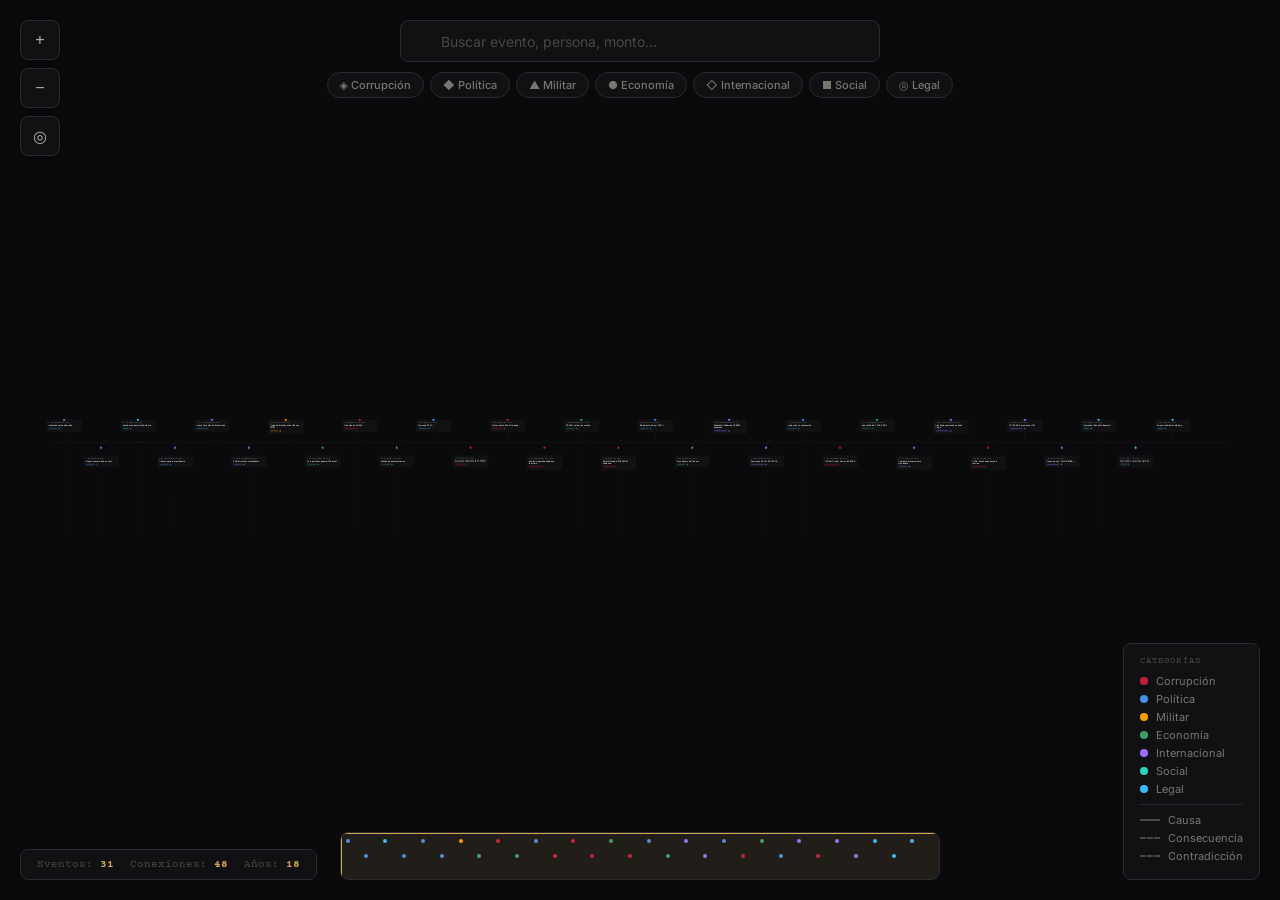
<file: cronologia-chavismo.html>
<!DOCTYPE html>
<html lang="es">
<head>
<meta charset="UTF-8">
<meta name="viewport" content="width=device-width, initial-scale=1.0, user-scalable=no">
<title>Expediente Venezuela — Cronología del Saqueo</title>
<meta name="description" content="Cronología interactiva del expediente de corrupción en Venezuela. 1992–2026.">
<link rel="canonical" href="https://edgemarketing.art/expediente-venezuela/cronologia.html">
<link rel="preconnect" href="https://fonts.googleapis.com">
<link rel="preconnect" href="https://fonts.gstatic.com" crossorigin>
<link href="https://fonts.googleapis.com/css2?family=Courier+Prime:wght@400;700&family=Inter:wght@300;400;500;600;700&family=Source+Serif+4:opsz,wght@8..60,400;8..60,600;8..60,700&display=swap" rel="stylesheet">
<style>
*,*::before,*::after{margin:0;padding:0;box-sizing:border-box}
:root{
  --bg:#0a0a0c;--bg2:#111114;--bg3:#18181c;--bg4:#1e1e24;
  --surface:#222228;--surface2:#2a2a32;
  --text:#e8e6e3;--text2:#b0aea8;--text3:#78766f;--text4:#4a4940;
  --red:#c41e3a;--red-glow:#ff2d55;--red-dim:#6b1020;
  --gold:#d4a853;--gold-dim:#8a7a4a;
  --blue:#4a8fe7;--blue-dim:#1e3a5f;
  --green:#3a9d6a;--green-dim:#1a4a2e;
  --purple:#9b6dff;--purple-dim:#3a2a6a;
  --teal:#2dd4bf;--teal-dim:#1a4a40;
  --cyan:#38bdf8;--cyan-dim:#1a3a5a;
  --orange:#f59e0b;--orange-dim:#5a3a0a;
  --border:#2a2a30;--border2:#3a3a42;
  --font-display:'Source Serif 4',Georgia,serif;
  --font-body:'Inter',system-ui,sans-serif;
  --font-mono:'Courier Prime','Courier New',monospace;
}
html,body{height:100%;overflow:hidden;background:var(--bg);color:var(--text);font-family:var(--font-body)}

/* ═══ TIMELINE CANVAS ═══ */
#timeline-wrap{position:absolute;inset:0;overflow:hidden}
#timeline-canvas{position:absolute;top:0;left:0;transform-origin:0 0;will-change:transform}

/* ═══ YEAR MARKERS ═══ */
.year-marker{
  position:absolute;pointer-events:none;
  font-family:var(--font-mono);font-size:11px;color:var(--text4);
  letter-spacing:.08em;opacity:.6;
  border-left:1px solid var(--border);
  padding-left:8px;height:100%;
}

/* ═══ EVENT NODES ═══ */
.event-node{
  position:absolute;cursor:pointer;
  width:220px;
  transition:opacity .2s;
}
.event-node:hover{z-index:10}
.event-node.dimmed{opacity:.15;pointer-events:none}
.event-node.selected{z-index:20}

.node-stem{
  position:absolute;left:50%;bottom:0;width:1px;
  background:var(--border2);transform:translateX(-50%);
}
.node-dot{
  position:absolute;left:50%;bottom:0;transform:translate(-50%,50%);
  border-radius:50%;z-index:2;
  transition:transform .2s,box-shadow .2s;
}
.event-node:hover .node-dot{transform:translate(-50%,50%) scale(1.3)}
.event-node.selected .node-dot{transform:translate(-50%,50%) scale(1.4);box-shadow:0 0 16px var(--cat-color)}

.node-card{
  position:absolute;left:50%;transform:translateX(-50%);
  width:220px;
  background:var(--bg2);border:1px solid var(--border);
  border-radius:6px;padding:10px 12px;
  transition:border-color .2s,background .2s;
  overflow:hidden;
}
.event-node:hover .node-card{border-color:var(--border2);background:var(--bg3)}
.event-node.selected .node-card{border-color:var(--cat-color);background:var(--bg3)}

.node-date{
  font-family:var(--font-mono);font-size:10px;color:var(--text3);
  letter-spacing:.05em;margin-bottom:4px;
  white-space:nowrap;overflow:hidden;text-overflow:ellipsis;
}
.node-title{
  font-family:var(--font-body);font-size:12px;font-weight:600;
  color:var(--text);line-height:1.3;
  display:-webkit-box;-webkit-line-clamp:2;-webkit-box-orient:vertical;
  overflow:hidden;text-overflow:ellipsis;
  margin-bottom:6px;
}
.node-meta{
  display:flex;align-items:center;gap:6px;
}
.node-cat{
  font-family:var(--font-mono);font-size:9px;letter-spacing:.08em;
  text-transform:uppercase;padding:2px 6px;border-radius:3px;
  white-space:nowrap;
}
.node-impact{
  width:8px;height:8px;border-radius:50%;flex-shrink:0;
  border:2px solid;
}

/* ═══ CLUSTER NODES ═══ */
.cluster-node{
  position:absolute;cursor:pointer;
  transition:opacity .2s;
}
.cluster-node.dimmed{opacity:.15;pointer-events:none}
.cluster-ring{
  width:56px;height:56px;border-radius:50%;
  border:2px solid var(--gold);
  background:var(--bg2);
  display:flex;align-items:center;justify-content:center;
  font-family:var(--font-mono);font-size:14px;font-weight:700;
  color:var(--gold);
  transition:transform .2s,box-shadow .2s;
}
.cluster-node:hover .cluster-ring{transform:scale(1.1);box-shadow:0 0 20px rgba(212,168,83,.3)}
.cluster-label{
  position:absolute;top:100%;left:50%;transform:translateX(-50%);
  margin-top:6px;font-family:var(--font-mono);font-size:10px;
  color:var(--text3);white-space:nowrap;text-align:center;
}

/* ═══ LINKS (SVG layer) ═══ */
#links-svg{
  position:absolute;top:0;left:0;pointer-events:none;
  overflow:visible;
}
.link-line{
  fill:none;stroke-opacity:.15;stroke-width:1;
  transition:stroke-opacity .3s;
}
.link-line.highlighted{stroke-opacity:.5;stroke-width:2}
.link-line.cause{stroke-dasharray:6 4}
.link-line.contradiction{stroke-dasharray:2 3}

/* ═══ MINIMAP ═══ */
#minimap{
  position:fixed;bottom:20px;left:50%;transform:translateX(-50%);
  width:min(600px,calc(100vw - 40px));height:48px;
  background:var(--bg2);border:1px solid var(--border);border-radius:8px;
  z-index:200;overflow:hidden;cursor:pointer;
  backdrop-filter:blur(12px);
}
#minimap-canvas{width:100%;height:100%}
#minimap-viewport{
  position:absolute;top:0;height:100%;
  border:1px solid var(--gold);border-radius:4px;
  background:rgba(212,168,83,.08);
  pointer-events:none;transition:left .1s,width .1s;
}
#minimap-dots{position:absolute;inset:0;pointer-events:none}

/* ═══ SIDE PANEL ═══ */
#side-panel{
  position:fixed;top:0;right:0;bottom:0;
  width:min(520px,90vw);background:var(--bg2);
  border-left:1px solid var(--border);
  z-index:400;transform:translateX(100%);
  transition:transform .4s cubic-bezier(.22,1,.36,1);
  display:flex;flex-direction:column;
  backdrop-filter:blur(20px);
}
#side-panel.open{transform:translateX(0)}
#panel-header{
  padding:20px 24px 16px;border-bottom:1px solid var(--border);
  display:flex;align-items:flex-start;gap:16px;
}
#panel-close{
  width:32px;height:32px;border-radius:6px;
  background:var(--surface);border:1px solid var(--border);
  color:var(--text3);cursor:pointer;
  display:flex;align-items:center;justify-content:center;
  font-size:18px;flex-shrink:0;transition:all .2s;
}
#panel-close:hover{background:var(--red-dim);color:var(--red);border-color:var(--red)}
#panel-title-group{flex:1;min-width:0}
#panel-category{font-family:var(--font-mono);font-size:10px;letter-spacing:.12em;text-transform:uppercase;margin-bottom:4px}
#panel-title{font-family:var(--font-display);font-size:22px;font-weight:700;line-height:1.2;color:var(--text)}
#panel-date{font-family:var(--font-mono);font-size:12px;color:var(--text3);margin-top:6px}
#panel-body{
  flex:1;overflow-y:auto;padding:20px 24px;
  scrollbar-width:thin;scrollbar-color:var(--border) transparent;
}
#panel-body::-webkit-scrollbar{width:6px}
#panel-body::-webkit-scrollbar-track{background:transparent}
#panel-body::-webkit-scrollbar-thumb{background:var(--border);border-radius:3px}
.panel-section{margin-bottom:24px}
.panel-section-title{
  font-family:var(--font-mono);font-size:10px;letter-spacing:.12em;
  text-transform:uppercase;color:var(--text4);margin-bottom:10px;
  padding-bottom:6px;border-bottom:1px solid var(--border);
}
.panel-summary{font-family:var(--font-display);font-size:15px;line-height:1.7;color:var(--text2)}
.panel-meta-grid{display:grid;grid-template-columns:1fr 1fr;gap:8px}
.panel-meta-item{padding:8px 12px;background:var(--bg3);border-radius:6px}
.panel-meta-label{font-family:var(--font-mono);font-size:9px;letter-spacing:.1em;text-transform:uppercase;color:var(--text4)}
.panel-meta-value{font-size:13px;color:var(--text);margin-top:2px;font-weight:500}
.panel-impact{display:inline-flex;align-items:center;gap:6px;padding:4px 10px;border-radius:4px;font-size:12px;font-weight:600}
.panel-impact.critical{background:var(--red-dim);color:var(--red-glow)}
.panel-impact.high{background:var(--orange-dim);color:var(--orange)}
.panel-impact.medium{background:var(--blue-dim);color:var(--blue)}
.panel-impact.low{background:var(--green-dim);color:var(--green)}
.panel-sources{display:flex;flex-direction:column;gap:6px}
.panel-source{
  display:flex;align-items:center;gap:8px;
  padding:8px 12px;background:var(--bg3);border-radius:6px;
  text-decoration:none;color:var(--text2);font-size:13px;
  transition:background .15s;
}
.panel-source:hover{background:var(--surface)}
.panel-connections{display:flex;flex-direction:column;gap:4px}
.panel-conn{
  display:flex;align-items:center;gap:8px;
  padding:8px 12px;background:var(--bg3);border-radius:6px;
  cursor:pointer;font-size:13px;color:var(--text2);
  transition:all .15s;border:1px solid transparent;
}
.panel-conn:hover{background:var(--surface);border-color:var(--border2);color:var(--text)}
.panel-conn-dot{width:8px;height:8px;border-radius:50%;flex-shrink:0}
.panel-conn-type{font-family:var(--font-mono);font-size:9px;color:var(--text4);margin-left:auto;text-transform:uppercase;letter-spacing:.08em}
.panel-evidence{display:flex;flex-direction:column;gap:6px}
.panel-ev-item{
  padding:10px 12px;background:var(--bg3);border-radius:6px;
  font-size:13px;color:var(--text2);line-height:1.5;
  border-left:3px solid var(--gold-dim);
}

/* ═══ CONTROLS ═══ */
#controls{
  position:fixed;top:20px;left:20px;z-index:300;
  display:flex;flex-direction:column;gap:8px;
}
.ctrl-btn{
  width:40px;height:40px;border-radius:8px;
  background:var(--bg2);border:1px solid var(--border);
  color:var(--text2);cursor:pointer;
  display:flex;align-items:center;justify-content:center;
  font-size:16px;transition:all .2s;
  backdrop-filter:blur(8px);
}
.ctrl-btn:hover{background:var(--surface);color:var(--text);border-color:var(--border2)}

/* ═══ SEARCH ═══ */
#search-bar{
  position:fixed;top:20px;left:50%;transform:translateX(-50%);
  z-index:300;width:min(480px,calc(100vw - 180px));
}
#search-input{
  width:100%;height:42px;padding:0 16px 0 40px;
  background:var(--bg2);border:1px solid var(--border);
  border-radius:8px;color:var(--text);
  font-family:var(--font-body);font-size:14px;
  outline:none;transition:border-color .2s;
  backdrop-filter:blur(12px);
}
#search-input:focus{border-color:var(--gold)}
#search-input::placeholder{color:var(--text4)}
#search-icon{position:absolute;left:14px;top:50%;transform:translateY(-50%);color:var(--text4);font-size:14px;pointer-events:none}
#search-results{
  position:absolute;top:48px;left:0;right:0;
  background:var(--bg2);border:1px solid var(--border);
  border-radius:8px;max-height:320px;overflow-y:auto;
  display:none;z-index:310;backdrop-filter:blur(12px);
}
#search-results.visible{display:block}
.sr-item{padding:10px 16px;cursor:pointer;border-bottom:1px solid var(--border);transition:background .15s}
.sr-item:hover{background:var(--surface)}
.sr-item:last-child{border-bottom:none}
.sr-item .sr-title{font-size:13px;font-weight:500;color:var(--text)}
.sr-item .sr-meta{font-size:11px;color:var(--text4);margin-top:2px;font-family:var(--font-mono)}

/* ═══ FILTERS ═══ */
#filters{
  position:fixed;top:72px;left:50%;transform:translateX(-50%);
  z-index:300;display:flex;gap:6px;flex-wrap:wrap;justify-content:center;
}
.filter-chip{
  padding:5px 12px;border-radius:20px;font-size:11px;font-weight:500;
  background:var(--bg2);border:1px solid var(--border);
  color:var(--text3);cursor:pointer;transition:all .2s;
  white-space:nowrap;user-select:none;backdrop-filter:blur(8px);
}
.filter-chip:hover{border-color:var(--border2);color:var(--text2)}
.filter-chip.active{border-color:currentColor;color:var(--text)}
.filter-chip[data-cat="corrupcion"]{--chip:var(--red)}
.filter-chip[data-cat="politica"]{--chip:var(--blue)}
.filter-chip[data-cat="militar"]{--chip:var(--orange)}
.filter-chip[data-cat="economia"]{--chip:var(--green)}
.filter-chip[data-cat="internacional"]{--chip:var(--purple)}
.filter-chip[data-cat="social"]{--chip:var(--teal)}
.filter-chip[data-cat="legal"]{--chip:var(--cyan)}
.filter-chip.active{color:var(--chip);border-color:var(--chip);background:color-mix(in srgb,var(--chip) 10%,transparent)}

/* ═══ STATS ═══ */
#stats{
  position:fixed;bottom:20px;left:20px;z-index:200;
  display:flex;gap:16px;
  font-family:var(--font-mono);font-size:11px;color:var(--text4);
  background:var(--bg2);border:1px solid var(--border);border-radius:8px;
  padding:8px 16px;backdrop-filter:blur(12px);
}
#stats span{white-space:nowrap}
#stats .sv{color:var(--gold);font-weight:700}

/* ═══ LEGEND ═══ */
#legend{
  position:fixed;bottom:20px;right:20px;z-index:200;
  background:var(--bg2);border:1px solid var(--border);border-radius:8px;
  padding:12px 16px;backdrop-filter:blur(12px);
}
#legend-title{font-family:var(--font-mono);font-size:9px;letter-spacing:.12em;text-transform:uppercase;color:var(--text4);margin-bottom:8px}
.legend-item{display:flex;align-items:center;gap:8px;margin-bottom:4px;font-size:11px;color:var(--text3)}
.legend-dot{width:8px;height:8px;border-radius:50%;flex-shrink:0}
.legend-line{width:20px;height:0;flex-shrink:0;border-top:2px solid var(--text4)}
.legend-line.dashed{border-top-style:dashed}

/* ═══ OVERLAY ═══ */
#overlay{
  position:fixed;inset:0;background:rgba(0,0,0,.5);
  z-index:350;opacity:0;pointer-events:none;transition:opacity .3s;
}
#overlay.visible{opacity:1;pointer-events:auto}

/* ═══ TOOLTIP ═══ */
#tooltip{
  position:fixed;pointer-events:none;z-index:500;
  background:var(--bg2);border:1px solid var(--border2);
  border-radius:6px;padding:10px 14px;
  max-width:280px;backdrop-filter:blur(12px);
  opacity:0;transition:opacity .2s;
  box-shadow:0 8px 32px rgba(0,0,0,.5);
}
#tooltip.visible{opacity:1}

/* ═══ MOBILE ═══ */
@media(max-width:768px){
  #minimap{display:none}
  #legend{display:none}
  #stats{top:12px;left:12px;right:auto;bottom:auto}
  #search-bar{width:calc(100vw - 32px);top:52px}
  #filters{top:102px;width:calc(100vw - 32px);flex-wrap:nowrap;overflow-x:auto;justify-content:flex-start;-webkit-overflow-scrolling:touch;scrollbar-width:none}
  #filters::-webkit-scrollbar{display:none}
  #side-panel{width:100vw}
  #controls{top:auto;bottom:80px;left:12px}
}
</style>
</head>
<body>

<div id="tooltip"></div>
<div id="overlay" onclick="closePanel()"></div>

<div id="search-bar">
  <span id="search-icon">⌕</span>
  <input id="search-input" type="text" placeholder="Buscar evento, persona, monto…" autocomplete="off" spellcheck="false">
  <div id="search-results"></div>
</div>

<div id="filters"></div>

<div id="controls">
  <button class="ctrl-btn" onclick="zoomIn()" title="Acercar">+</button>
  <button class="ctrl-btn" onclick="zoomOut()" title="Alejar">−</button>
  <button class="ctrl-btn" onclick="resetView()" title="Reiniciar vista">◎</button>
</div>

<div id="timeline-wrap">
  <div id="timeline-canvas"></div>
</div>

<svg id="links-svg"></svg>

<div id="minimap">
  <div id="minimap-dots"></div>
  <canvas id="minimap-canvas"></canvas>
  <div id="minimap-viewport"></div>
</div>

<div id="stats">
  <span>Eventos: <span class="sv" id="s-events">0</span></span>
  <span>Conexiones: <span class="sv" id="s-edges">0</span></span>
  <span>Años: <span class="sv" id="s-years">0</span></span>
</div>

<div id="legend">
  <div id="legend-title">Categorías</div>
  <div class="legend-item"><div class="legend-dot" style="background:var(--red)"></div>Corrupción</div>
  <div class="legend-item"><div class="legend-dot" style="background:var(--blue)"></div>Política</div>
  <div class="legend-item"><div class="legend-dot" style="background:var(--orange)"></div>Militar</div>
  <div class="legend-item"><div class="legend-dot" style="background:var(--green)"></div>Economía</div>
  <div class="legend-item"><div class="legend-dot" style="background:var(--purple)"></div>Internacional</div>
  <div class="legend-item"><div class="legend-dot" style="background:var(--teal)"></div>Social</div>
  <div class="legend-item"><div class="legend-dot" style="background:var(--cyan)"></div>Legal</div>
  <div style="margin-top:8px;border-top:1px solid var(--border);padding-top:8px">
    <div class="legend-item"><div class="legend-line"></div>Causa</div>
    <div class="legend-item"><div class="legend-line dashed"></div>Consecuencia</div>
    <div class="legend-item"><div class="legend-line dashed"></div>Contradicción</div>
  </div>
</div>

<div id="side-panel">
  <div id="panel-header">
    <button id="panel-close" onclick="closePanel()">✕</button>
    <div id="panel-title-group">
      <div id="panel-category"></div>
      <div id="panel-title"></div>
      <div id="panel-date"></div>
    </div>
  </div>
  <div id="panel-body"></div>
</div>

<script>
// ═══════════════════════════════════════════════════
// DATA
// ═══════════════════════════════════════════════════
const CATEGORIES = {
  corrupcion:{label:'Corrupción',color:'#c41e3a',icon:'◈'},
  politica:{label:'Política',color:'#4a8fe7',icon:'◆'},
  militar:{label:'Militar',color:'#f59e0b',icon:'▲'},
  economia:{label:'Economía',color:'#3a9d6a',icon:'●'},
  internacional:{label:'Internacional',color:'#9b6dff',icon:'◇'},
  social:{label:'Social',color:'#2dd4bf',icon:'■'},
  legal:{label:'Legal',color:'#38bdf8',icon:'◎'},
};

const NODES = [
  {id:'coup92',date:'1992-02-04',title:'Intento de golpe de Estado',cat:'politica',loc:'Caracas',impact:'high',
   summary:'Hugo Chávez Frías, then a lieutenant colonel, leads a military coup against President Carlos Andrés Pérez. The assault on the Miraflores Palace fails. Chávez appears on Venevisión in a red beret, surrendering. The broadcast turns him into a national figure overnight. He is imprisoned at Yare and later pardoned in 1994.',
   sources:[{label:'Biography – Britannica',url:'https://britannica.com/biography/Hugo-Chavez'},{label:'Wikipedia: 1992 coup',url:'https://en.wikipedia.org/wiki/1992_Venezuelan_coup_d%27état_attempt'}],
   evidence:['Venevisión live broadcast, 4 Feb 1992','MBR-200 operational plan','Francisco Arias Cárdenas co-conspirator statement'],
   expediente:'MBR-200 / Causa penal 8.94'},
  {id:'prison',date:'1993-07-03',title:'Chávez encarcelado en Yare',cat:'politica',loc:'Yare',impact:'info',
   summary:'Sentenced to prison. Writes "El golpe blando" from his cell. Plans his political ascent with Mario Silva Linares and other conspirators. The book becomes a manifesto for his movement.',
   sources:[{label:'El golpe blando – Chávez, 1994',url:'#'}],
   evidence:['Manuscript of "El golpe blando"','Prison correspondence with conspirators'],
   conexiones:[{to:'coup92',type:'consequence'},{to:'pardon94',type:'cause'}]},
  {id:'pardon94',date:'1994-03-26',title:'Indulto presidencial de Caldera',cat:'legal',loc:'Caracas',impact:'medium',
   summary:'President Rafael Caldera pardons Chávez and the other conspirators via Gaceta Oficial Nº 35.226. The justification: "erradicar un foco de inestabilidad". The decision opens the path for Chávez\'s political career.',
   sources:[{label:'Gaceta Oficial Nº 35.226',url:'#'},{label:'Wikipedia: Rafael Caldera',url:'https://en.wikipedia.org/wiki/Rafael_Caldera'}],
   evidence:['Gaceta Oficial Nº 35.226, 26 Mar 1994','Caldera public statements','Press coverage of pardon'],
   conexiones:[{to:'prison',type:'consequence'},{to:'election98',type:'cause'}]},
  {id:'election98',date:'1998-12-06',title:'Chávez gana la presidencia',cat:'politica',loc:'Caracas',impact:'critical',
   summary:'Hugo Chávez Frías is elected president with 56.2% of the vote (3,673,663 votes). He promises a "Bolivarian Revolution" against the corruption of the "Fourth Republic". His campaign slogan: "Pueblo, pobreza y promesas". Opponent Henrique Salas Römer gets 39.97%.',
   sources:[{label:'CNE – Official results',url:'#'},{label:'Wikipedia: 1998 election',url:'https://en.wikipedia.org/wiki/1998_Venezuelan_presidential_election'}],
   evidence:['CNE official tally: 3,673,663 votes (56.2%)','Victory speech at Miraflores Palace','International press coverage'],
   expediente:'CNE-1998-001'},
  {id:'const99',date:'1999-12-15',title:'Nueva Constitución Bolivariana',cat:'politica',loc:'Caracas',impact:'critical',
   summary:'Constitutional referendum approves the new constitution with 71.78% support. It allows indefinite re-election, creates the "Poder Ciudadano" (Citizen Power), renames the country "República Bolivariana de Venezuela", and concentrates executive power. Voter turnout: 44.38%.',
   sources:[{label:'Constitución BRV, 1999',url:'#'},{label:'Wikipedia: 1999 referendum',url:'https://en.wikipedia.org/wiki/1999_Venezuelan_constitutional_referendum'}],
   evidence:['Full text of the 1999 Constitution','CNE results: 71.78% in favor','Constituent Assembly transcripts'],
   expediente:'CONSTITUCION-1999',
   conexiones:[{to:'election98',type:'consequence'},{to:'ley_habilitante01',type:'cause'}]},
  {id:'ley_habilitante01',date:'2001-11-25',title:'49 Decretos Ley Habilitante',cat:'politica',loc:'Caracas',impact:'high',
   summary:'Chávez signs 49 decree-laws via the Habilitante, bypassing the National Assembly. They reform land, fisheries, hydrocarbons, and the economy. Fedecámaras and the CTV call a general strike. The political crisis escalates.',
   sources:[{label:'Gaceta Oficial Extraordinaria 5.499',url:'#'}],
   evidence:['Gaceta Oficial Extraordinaria 5.499, Nov 2001','Fedecámaras and CTV joint declaration','Media coverage of strike calls'],
   conexiones:[{to:'const99',type:'consequence'},{to:'coup02',type:'cause'}]},
  {id:'coup02',date:'2002-04-11',title:'Golpe de Estado contra Chávez (47h)',cat:'militar',loc:'Caracas',impact:'critical',
   summary:'A 47-hour coup. Pedro Carmona Estanga signs the "Acta de Carmona" dissolving all institutions. Chávez is held at La Orchila island. The coup collapses after military loyalists and popular pressure restore him on April 13. The OEA and Carter Center investigate.',
   sources:[{label:'Wikipedia: 2002 coup',url:'https://en.wikipedia.org/wiki/2002_Venezuelan_coup_d%27état_attempt'},{label:'OEA/Carter Center Report',url:'#'}],
   evidence:['Video: Carmona signing Acta de Carmona at Miraflores','RCTV broadcast footage','OEA fact-finding mission report, 2002'],
   expediente:'FISCALÍA-2002-112',
   conexiones:[{to:'ley_habilitante01',type:'cause'},{to:'strike02',type:'cause'},{to:'rctv07',type:'cause'}]},
  {id:'strike02',date:'2002-12-02',title:'Paro petrolero general (63 días)',cat:'economia',loc:'Puerto Ordaz',impact:'critical',
   summary:'General strike lasting 63 days. PDVSA is intervened. 18,000 workers fired. Production collapses from 3.1M to 25,000 barrels/day. The economic cost: $13.3 billion. Chávez consolidates control over PDVSA, turning it into a political tool.',
   sources:[{label:'IEA – PDVSA production data',url:'https://iea.org'},{label:'Wikipedia: 2002-03 strike',url:'https://en.wikipedia.org/wiki/Venezuelan_general_strike_of_2002–03'}],
   evidence:['IEA production data: 3.1M → 25,000 bbl/day','List of 18,000 fired PDVSA workers','Video: "La Noche de PDVSA" broadcast'],
   expediente:'PDVSA-2002-001',
   conexiones:[{to:'coup02',type:'consequence'},{to:'cadivi03',type:'cause'},{to:'pdvsa_lose',type:'cause'}]},
  {id:'cadivi03',date:'2003-02-05',title:'Creación de CADIVI',cat:'corrupcion',loc:'Caracas',impact:'critical',
   summary:'Comisión de Administración de Divisas is created via Convenio Cambiario signed by the Ministry of Finance and BCV. The system fixes the bolívar at 1,596 Bs/$ (official rate) while the parallel rate soars. Over 12 years, $25 billion disappears through fictitious imports and "empresas de maletín".',
   sources:[{label:'Gaceta Oficial 37.574',url:'#'},{label:'Transparency Venezuela: CADIVI',url:'https://transparenciave.org/project/y-que-paso-con-cadivi/'},{label:'Wikipedia: CADIVI',url:'https://es.wikipedia.org/wiki/Cadivi'}],
   evidence:['Gaceta Oficial 37.574, 5 Feb 2003','Ecoanalítica: $69.5B in import over-invoicing (2003-2012)','Ministerio Público: 1,490 individuals + 782 companies under investigation'],
   expediente:'CADIVI-001',
   conexiones:[{to:'strike02',type:'consequence'},{to:'maletines07',type:'cause'},{to:'dolar_difundido13',type:'consequence'}]},
  {id:'exprop07',date:'2007-01-20',title:'Oleada de expropiaciones',cat:'economia',loc:'Venezuela',impact:'high',
   summary:'Chávez announces mass expropriations of farms, agricultural and manufacturing companies. Over 1,000 enterprises are nationalized in the following years. Production collapses as state management fails.',
   sources:[{label:'Gaceta Oficial Extraordinaria 5.879',url:'#'},{label:'Wikipedia: Economic policy',url:'https://en.wikipedia.org/wiki/Economic_policy_of_Hugo_Chávez'}],
   evidence:['Decrees of expropriation, Gaceta Oficial','Agricultural production data post-expropriation','Photos of state takeovers'],
   conexiones:[{to:'const99',type:'consequence'},{to:'pdvsa_lose',type:'cause'}]},
  {id:'maletines07',date:'2007-06-01',title:'Empresas de Maletín ($25.000M)',cat:'corrupcion',loc:'Caracas / Panamá',impact:'critical',
   summary:'A network of 1,700+ shell companies receives preferential dollars from CADIVI for "imports" that never existed. The total: $25 billion. Companies exist on paper only, registered days before receiving millions.',
   sources:[{label:'MEGA – CADIVI Audit',url:'#'},{label:'Runrunes: Máquina de corrupción',url:'https://runrun.es/nacional/venezuela-2/149106/la-maquina-de-corrupcion-de-los-dolares-cadivi'}],
   evidence:['MEGA list: 1,700+ recipient companies','Containers with garbage at Puerto Cabello','CADIVI payment orders, Gaceta Oficial records'],
   expediente:'MEGA-2009-001',
   conexiones:[{to:'cadivi03',type:'consequence'},{to:'dolar_difundido13',type:'cause'}]},
  {id:'triplex07',date:'2007-08-01',title:'Triplex de los Palos Grandes',cat:'corrupcion',loc:'Caracas',impact:'high',
   summary:'Three luxury apartments in the Torre David complex, Los Palos Grandes, are linked to PDVSA officials and regime-connected families. The properties are valued at $30+ million. Investigation reveals funds traced to PDVSA contracts.',
   sources:[{label:'Armando.info: PDVSA corruption',url:'https://armando.info'}],
   evidence:['Property registry documents','PDVSA contract records linking buyers','Appraisal valuations'],
   expediente:'MEGA-PDVSA-PROPIEDADES',
   conexiones:[{to:'pdvsa_lose',type:'consequence'},{to:'andrade07',type:'cause'}]},
  {id:'rctv07',date:'2007-05-27',title:'Cierre de RCTV',cat:'politica',loc:'Caracas',impact:'high',
   summary:'Chávez does not renew RCTV\'s broadcast concession. RCTV, the oldest private TV station in Venezuela (since 1953), goes dark. TVES, a state channel, replaces it. Massive student protests erupt ("Generación RCTV").',
   sources:[{label:'Wikipedia: Closure of RCTV',url:'https://en.wikipedia.org/wiki/Closure_of_RCTV'}],
   evidence:['CONATEL decision','Final RCTV broadcast','Student protest footage'],
   conexiones:[{to:'coup02',type:'cause'},{to:'exprop07',type:'cause'}]},
  {id:'andrade07',date:'2007-09-01',title:'Andrade: guardaespaldas a tesorero',cat:'corrupcion',loc:'Miami / Zurich',impact:'critical',
   summary:'Alejandro Andrade, Chávez\'s former bodyguard, is named National Treasurer. He receives over $1 billion in bribes from Odebrecht, PB Energy, and other companies. In 2018 he pleads guilty and is sentenced to 10 years in federal prison.',
   sources:[{label:'DOJ: Andrade sentencing',url:'https://www.justice.gov/opa/pr/former-venezuelan-treasurer-sentenced-10-years-prison'},{label:'OCCRP: Andrade',url:'https://www.occrp.org/en/andrade'}],
   evidence:['Guilty plea, USA v. Andrade, Case 16-cr-20384 (S.D. Fla.)','10-year sentence, 31 Oct 2018','Swiss and Florida bank records showing $1B+ in bribes'],
   expediente:'USA-v-ANDRADE-16-20384',
   conexiones:[{to:'maletines07',type:'consequence'},{to:'odebrecht16',type:'cause'},{to:'triplex07',type:'cause'}]},
  {id:'pdvsa_lose',date:'2012-12-01',title:'PDVSA: caída irreversible',cat:'economia',loc:'Venezuela',impact:'critical',
   summary:'PDVSA production falls from 3.1M to 2.4M barrels/day (2008-2012). The company accumulates $45 billion in debt. Technical capacity is destroyed after the 2002 firing of 18,000 workers. PDVSA becomes a social fund.',
   sources:[{label:'OPEP Annual Statistical Bulletin',url:'https://www.opec.org'}],
   evidence:['OPEP production data','PDVSA audited financial statements','IGPDVSA internal reports'],
   conexiones:[{to:'strike02',type:'consequence'},{to:'pdvsa_crypto18',type:'cause'},{to:'triplex07',type:'cause'}]},
  {id:'dolar_difundido13',date:'2013-01-01',title:'Dólar difundido: $14.000M fantasma',cat:'corrupcion',loc:'Caracas',impact:'critical',
   summary:'The MEGA audit reveals $14 billion in CADIVI dollars with no documentary justification. The funds were transferred to offshore accounts in Panama, Andorra, and Switzerland. Maduro himself admits the fraud in December 2013.',
   sources:[{label:'MEGA – Final CADIVI Report',url:'#'}],
   evidence:['MEGA final audit report','Maduro interview with José Vicente Rangel, Televen','Offshore transfer records'],
   expediente:'MEGA-2013-FINAL',
   conexiones:[{to:'cadivi03',type:'consequence'},{to:'maletines07',type:'consequence'}]},
  {id:'maduro13',date:'2013-04-14',title:'Maduro asume por 1,49%',cat:'politica',loc:'Caracas',impact:'critical',
   summary:'Nicolás Maduro wins with 7,587,579 votes (50.61%) vs. Henrique Capriles\' 7,363,980 (49.12%). The margin: 223,599 votes (1.49%). Capriles demands a full audit. The CNE partial audit never completes.',
   sources:[{label:'CNE – Official results',url:'#'},{label:'Wikipedia: 2013 election',url:'https://en.wikipedia.org/wiki/2013_Venezuelan_presidential_election'}],
   evidence:['CNE official tally','Capriles demand for audit','OEA/UNASUR observations'],
   expediente:'CNE-2013-001'},
  {id:'arco_minero16',date:'2016-02-01',title:'Arco Minero del Orinoco',cat:'economia',loc:'Bolívar',impact:'high',
   summary:'Maduro decrees the Arco Minero (Decree 2.248): 12% of national territory opened to indiscriminate mining. An estimated $20 billion/year is diverted through illegal gold, coltan, and diamond extraction.',
   sources:[{label:'Decreto 2.248 – Gaceta Oficial 40.855',url:'#'}],
   evidence:['Decree 2.248 published','Satellite imagery of deforestation','Pemón and Ye\'kwana community testimonies'],
   expediente:'DECRETO-2248-2016'},
  {id:'odebrecht16',date:'2016-12-21',title:'Escándalo Odebrecht: $98M sobornos',cat:'internacional',loc:'Caracas / Miami',impact:'critical',
   summary:'Odebrecht pleads guilty to paying $788 million in bribes across 12 countries. In Venezuela: $98 million to officials including Alejandro Andrade ($1B total bribes across his tenure), Diosdado Cabello, and others.',
   sources:[{label:'DOJ: Odebrecht plea',url:'https://www.justice.gov/opa/pr/brazilian-petrochemical-company-odebrecht-sa-and-its-subsidiary-braskem-sa-plead-guilty'},{label:'OCCRP: Odebrecht Files',url:'https://www.occrp.org/en/odebrecht'}],
   evidence:['Odebrecht plea agreement, DOJ','Payment records to Andrade','Lava Jato task force documents'],
   expediente:'USA-v-ODEBRECHT-16-476',
   conexiones:[{to:'andrade07',type:'consequence'},{to:'saab19',type:'cause'}]},
  {id:'bloqueos17',date:'2017-08-25',title:'Sanciones EE.UU.: EO 13808',cat:'internacional',loc:'Washington DC',impact:'high',
   summary:'Trump signs Executive Order 13808. Prohibits new Venezuelan debt. Sanctions PDVSA and Maduro. Freezes government assets. The order cuts off Venezuela\'s access to US capital markets.',
   sources:[{label:'EO 13808 – Federal Register',url:'https://www.federalregister.gov/documents/2017/08/28/2017-18313/'},{label:'OFAC: Venezuela sanctions',url:'https://www.treasury.gov/resource-center/sanctions/Programs/pages/venezuela.aspx'}],
   evidence:['EO 13808 text','OFAC SDN list updates','PDVSA bond market data'],
   expediente:'EO-13808-2017'},
  {id:'maduro2018',date:'2018-05-20',title:'Reelección no reconocida',cat:'politica',loc:'Caracas',impact:'high',
   summary:'Maduro wins presidential election with 67.8% amid opposition boycott. Turnout: 46%. Over 50 countries do not recognize the result.',
   sources:[{label:'Wikipedia: 2018 election',url:'https://en.wikipedia.org/wiki/2018_Venezuelan_presidential_election'}],
   evidence:['CNE results','EU and OEA non-recognition statements','Lima Group joint declaration'],
   expediente:'CNE-2018-001'},
  {id:'pdvsa_crypto18',date:'2018-11-01',title:'PDVSA-Crypto: Petro y $5.500M',cat:'corrupcion',loc:'Caracas',impact:'critical',
   summary:'The regime launches the "Petro" cryptocurrency. $5.5 billion is diverted through crypto transactions via companies like Amazonas Trading and Crypto Capital.',
   sources:[{label:'GAO: PDVSA-Crypto',url:'#'}],
   evidence:['Blockchain transaction records','OFAC designation documents','Exchange cooperation records'],
   expediente:'OFAC-2018-CRYPTO',
   conexiones:[{to:'pdvsa_lose',type:'consequence'},{to:'odebrecht16',type:'cause'}]},
  {id:'hiperinflacion',date:'2018-11-01',title:'Hiperinflación: 1.300.000%',cat:'economia',loc:'Venezuela',impact:'critical',
   summary:'Venezuela reaches hyperinflation of 1,370,000% annualized (IMF estimate). The bolívar loses 99.99% of its value in a decade. GDP contracts 65% since 2013.',
   sources:[{label:'BCV – Inflation indices',url:'#'},{label:'IMF Article IV Consultation',url:'https://www.imf.org/en/Countries/VEN'}],
   evidence:['BCV inflation data','IMF economic outlook','Consumer price index comparisons with Weimar Germany'],
   conexiones:[{to:'cadivi03',type:'consequence'},{to:'dolar_difundido13',type:'consequence'}]},
  {id:'saab19',date:'2019-09-14',title:'Alex Saab capturado en Cabo Verde',cat:'internacional',loc:'Cabo Verde',impact:'critical',
   summary:'Alex Nain Saab Morán, Maduro\'s special envoy, is arrested during a fuel stop in Cape Verde en route to Iran. Found with $3.5 million in cash. The USS San Jacinto is deployed offshore.',
   sources:[{label:'DOJ: Saab arrest',url:'https://www.justice.gov/opa/pr/maduro-regime-ally-alex-saab-arrested-money-laundering-charges-involving-venezuelan-food'},{label:'Wikipedia: Alex Saab',url:'https://en.wikipedia.org/wiki/Alex_Saab'}],
   evidence:['Interpol red notice','$3.5M cash seizure record','USS San Jacinto deployment confirmation'],
   expediente:'USA-v-SAAB-19-20531',
   conexiones:[{to:'odebrecht16',type:'consequence'},{to:'clap20',type:'cause'}]},
  {id:'guaido19',date:'2019-01-23',title:'Guaidó se autoproclama presidente',cat:'politica',loc:'Caracas',impact:'high',
   summary:'Juan Guaidó, president of the National Assembly, invokes Article 233 of the Constitution and assumes the presidency. Over 50 countries recognize him.',
   sources:[{label:'Wikipedia: Presidential crisis',url:'https://en.wikipedia.org/wiki/Venezuelan_presidential_crisis'}],
   evidence:['Oath ceremony at Plaza Altamista','Recognition statements from US, EU, Lima Group','Embassy crisis'],
   expediente:'AN-2019-PRESIDENCIA'},
  {id:'clap20',date:'2020-03-01',title:'CLAP: Alex Saab y caja de comida',cat:'corrupcion',loc:'México / Turkey',impact:'critical',
   summary:'The CLAP food box program, operated by Saab and Álvaro Pulido via Group Grand Limited (Mexico), diverts $2+ billion. Food is purchased at market prices and sold to the state at 3-5x markup.',
   sources:[{label:'Treasury: CLAP designations',url:'https://home.treasury.gov/news/press-releases/sm741'},{label:'Armando.info: CLAP',url:'https://armando.info'}],
   evidence:['OFAC designation: Saab, Pulido, Rubio, and family','Group Grand Limited corporate records','Colombia seized 400 CLAP boxes with weevils'],
   expediente:'USA-v-SAAB-CLAP',
   conexiones:[{to:'saab19',type:'cause'},{to:'saab_indict26',type:'cause'}]},
  {id:'bloqueos20',date:'2020-03-01',title:'EO 13908: Sanciones al TSJ',cat:'internacional',loc:'Washington DC',impact:'high',
   summary:'Trump signs EO 13908 sanctioning the Supreme Tribunal of Justice. Adds to existing sanctions against Maduro, Cabello, and other officials.',
   sources:[{label:'EO 13908',url:'#'}],
   evidence:['EO 13908 text','OFAC SDN updates','PDVSA production data'],
   expediente:'EO-13908-2020'},
  {id:'transparencia25',date:'2025-05-01',title:'Transparency / ONU: $800B+',cat:'internacional',loc:'Geneva',impact:'high',
   summary:'Transparency International and the UN publish reports detailing systemic corruption. They document $800 billion+ stolen across 34 years. 172 judicial cases in 73 countries.',
   sources:[{label:'Transparency International',url:'https://www.transparency.org'}],
   evidence:['TI comprehensive report','UN testimony transcripts','Cross-border financial database']},
  {id:'abs_resolve',date:'2026-01-03',title:'Operación "Absoluto Resolve"',cat:'legal',loc:'Caracas',impact:'critical',
   summary:'Maduro orders mass raids against dissidents. Over 2,000 detained in 48 hours. Reports of torture and extrajudicial killings.',
   sources:[{label:'Human Rights Watch',url:'https://www.hrw.org'}],
   evidence:['Operational videos','Detainee testimonies','Satellite imagery of detentions'],
   expediente:'OEA-CIDH-2026-001'},
  {id:'maduro_arrest',date:'2026-05-20',title:'Arresto de Nicolás Maduro',cat:'legal',loc:'Caracas → MDC Brooklyn',impact:'critical',
   summary:'International joint operation captures Maduro. Extradited to the US. Charges: narcoterrorism conspiracy, money laundering, narco-trafficking. Held at MDC Brooklyn.',
   sources:[{label:'DOJ: Maduro charges',url:'https://www.justice.gov/opa/pr/nicolás-maduro-moros-charged-narcoterrorism-conspiracy'}],
   evidence:['Arrest video','Extradition documents','DOJ indictment (multiple counts)','MDC booking record'],
   expediente:'USA-v-MADURO-2026',
   conexiones:[{to:'abs_resolve',type:'consequence'},{to:'saab_indict26',type:'cause'}]},
  {id:'saab_indict26',date:'2026-05-15',title:'Alex Saab: acusación ampliada',cat:'legal',loc:'Miami',impact:'high',
   summary:'Saab receives superseding indictment: money laundering conspiracy, sanctions evasion, and $10 billion in corrupt contracts (2013-2020).',
   sources:[{label:'DOJ: Saab superseding indictment',url:'https://www.justice.gov/opa/pr/maduro-regime-ally-alex-saab-arrested-money-laundering-charges-involving-venezuelan-food'}],
   evidence:['Superseding indictment, S.D. Fla.','19 shell companies identified','$1.5B in unpaid PDVSA invoices'],
   expediente:'USA-v-SAAB-SUPER-2026',
   conexiones:[{to:'saab19',type:'consequence'},{to:'clap20',type:'consequence'},{to:'maduro_arrest',type:'cause'}]},
];

// Build links from conexiones
const LINKS = [];
NODES.forEach(n => {
  if (n.conexiones) {
    n.conexiones.forEach(c => {
      if (NODES.find(x => x.id === c.to)) {
        LINKS.push({source: n.id, target: c.to, type: c.type});
      }
    });
  }
});

// ═══════════════════════════════════════════════════
// CONSTANTS
// ═══════════════════════════════════════════════════
const CARD_W = 200;
const CARD_H = 90;
const DOT_R = 7;
const STEMS_H = 32;
const LANE_H = CARD_H + 20;
const MIN_GAP_X = 30;
const TIMELINE_Y = 240;
const PADDING_LEFT = 80;
const PADDING_RIGHT = 120;
const YEAR_LABEL_W = 100;

// ═══════════════════════════════════════════════════
// LAYOUT ENGINE
// ═══════════════════════════════════════════════════
function parseDate(ds) {
  const [y,m,d] = ds.split('-').map(Number);
  return new Date(y, m-1, d);
}

function buildLayout(nodes) {
  const sorted = [...nodes].sort((a,b) => parseDate(a.date) - parseDate(b.date));
  const minY = parseDate(sorted[0].date).getFullYear();
  const maxY = parseDate(sorted[sorted.length-1].date).getFullYear();

  // Total time span in days
  const t0 = parseDate(sorted[0].date).getTime();
  const t1 = parseDate(sorted[sorted.length-1].date).getTime();
  const totalDays = (t1 - t0) / (1000*60*60*24);

  // Available width — use count-based spacing, not time-proportional
  const availableW = sorted.length * (CARD_W + MIN_GAP_X);
  const totalW = PADDING_LEFT + availableW + PADDING_RIGHT;

  // Calculate x positions — evenly spaced by index, not by date ratio
  sorted.forEach((n, i) => {
    n._x = PADDING_LEFT + i * (CARD_W + MIN_GAP_X);
  });

  // Lane allocation: alternate above/below timeline
  // Sort by x, then assign lanes
  sorted.sort((a,b) => a._x - b._x);

  const lanesAbove = []; // each lane: lastX (rightmost edge)
  const lanesBelow = [];

  sorted.forEach((n, i) => {
    const cardRight = n._x + CARD_W / 2;
    const cardLeft = n._x - CARD_W / 2;

    // Try to place above first, then below, alternating
    const preferAbove = i % 2 === 0;
    let placed = false;

    if (preferAbove) {
      // Try lanes above
      for (let l = 0; l < lanesAbove.length; l++) {
        if (cardLeft >= lanesAbove[l] + MIN_GAP_X) {
          n._lane = -1 - l;
          lanesAbove[l] = cardRight;
          placed = true;
          break;
        }
      }
      if (!placed) {
        n._lane = -1 - lanesAbove.length;
        lanesAbove.push(cardRight);
        placed = true;
      }
    } else {
      // Try lanes below
      for (let l = 0; l < lanesBelow.length; l++) {
        if (cardLeft >= lanesBelow[l] + MIN_GAP_X) {
          n._lane = l;
          lanesBelow[l] = cardRight;
          placed = true;
          break;
        }
      }
      if (!placed) {
        n._lane = lanesBelow.length;
        lanesBelow.push(cardRight);
        placed = true;
      }
    }

    // Fallback: try opposite side
    if (!placed) {
      if (preferAbove) {
        for (let l = 0; l < lanesBelow.length; l++) {
          if (cardLeft >= lanesBelow[l] + MIN_GAP_X) {
            n._lane = l;
            lanesBelow[l] = cardRight;
            placed = true;
            break;
          }
        }
        if (!placed) {
          n._lane = lanesBelow.length;
          lanesBelow.push(cardRight);
        }
      } else {
        for (let l = 0; l < lanesAbove.length; l++) {
          if (cardLeft >= lanesAbove[l] + MIN_GAP_X) {
            n._lane = -1 - l;
            lanesAbove[l] = cardRight;
            placed = true;
            break;
          }
        }
        if (!placed) {
          n._lane = -1 - lanesAbove.length;
          lanesAbove.push(cardRight);
        }
      }
    }
  });

  // Calculate y positions
  const maxLanesAbove = lanesAbove.length;
  const maxLanesBelow = lanesBelow.length;

  sorted.forEach(n => {
    if (n._lane < 0) {
      // Above: lane -1 is closest to timeline, -2 next, etc.
      const laneIdx = -1 - n._lane;
      n._y = TIMELINE_Y - STEMS_H - laneIdx * LANE_H - LANE_H;
    } else {
      // Below: lane 0 is closest to timeline, 1 next, etc.
      n._y = TIMELINE_Y + STEMS_H + n._lane * LANE_H;
    }
  });

  const totalH = TIMELINE_Y + STEMS_H + maxLanesBelow * LANE_H + LANE_H + 80;

  return { sorted, totalW, totalH, minY, maxY, t0, t1, availableW };
}

// ═══════════════════════════════════════════════════
// RENDERING
// ═══════════════════════════════════════════════════
const isMobile = window.innerWidth <= 768;
let layout, canvas, linksSvg, minimapEl, viewportEl, minimapDots;
let scale = 1, panX = 0, panY = 0;
let selectedNode = null;
let activeFilters = new Set();
let isDragging = false, dragStartX, dragStartY, dragPanX, dragPanY;

function init() {
  layout = buildLayout(NODES);

  if (isMobile) {
    renderMobile();
  } else {
    renderDesktop();
  }

  renderFilters();
  renderStats();
  renderMinimap();
  setupZoom();
  setupSearch();
  setupKeyboard();
  fitToScreen();
}

function renderDesktop() {
  canvas = document.getElementById('timeline-canvas');
  linksSvg = document.getElementById('links-svg');

  // Set canvas size
  canvas.style.width = layout.totalW + 'px';
  canvas.style.height = layout.totalH + 'px';
  linksSvg.style.width = layout.totalW + 'px';
  linksSvg.style.height = layout.totalH + 'px';
  linksSvg.setAttribute('viewBox', `0 0 ${layout.totalW} ${layout.totalH}`);

  // Draw timeline axis
  const axisEl = document.createElement('div');
  axisEl.style.cssText = `position:absolute;left:0;right:0;top:${TIMELINE_Y}px;height:1px;background:var(--border2)`;
  canvas.appendChild(axisEl);

  // Draw year markers — place at first event of each year
  const yearFirst = {};
  layout.sorted.forEach(n => {
    const yr = n.date.slice(0,4);
    if (!yearFirst[yr]) yearFirst[yr] = n._x;
  });
  Object.entries(yearFirst).forEach(([yr, x]) => {
    // Vertical line
    const line = document.createElement('div');
    line.style.cssText = `position:absolute;left:${x}px;top:0;width:1px;height:${layout.totalH}px;background:var(--border);opacity:.25`;
    canvas.appendChild(line);

    // Year label
    const label = document.createElement('div');
    label.className = 'year-marker';
    label.style.cssText = `left:${x}px;top:${TIMELINE_Y - 16}px;position:absolute`;
    label.textContent = yr;
    canvas.appendChild(label);
  });

  // Draw links (behind nodes)
  LINKS.forEach(l => {
    const source = NODES.find(n => n.id === l.source);
    const target = NODES.find(n => n.id === l.target);
    if (!source || !target) return;

    const sx = source._x;
    const sy = source._y + (source._lane < 0 ? CARD_H + 4 : -4);
    const tx = target._x;
    const ty = target._y + (target._lane < 0 ? CARD_H + 4 : -4);

    const path = document.createElementNS('http://www.w3.org/2000/svg', 'path');
    const midY = TIMELINE_Y;
    // Shorter control points — curves stay tight to nodes
    const dx = (tx - sx) * 0.4;
    const d = `M${sx},${sy} C${sx + dx},${sy} ${tx - dx},${ty} ${tx},${ty}`;
    path.setAttribute('d', d);
    path.setAttribute('class', 'link-line ' + l.type);
    path.setAttribute('stroke', CATEGORIES[source.cat].color);
    path.dataset.source = l.source;
    path.dataset.target = l.target;
    linksSvg.appendChild(path);
  });

  // Draw nodes
  layout.sorted.forEach(n => {
    const cat = CATEGORIES[n.cat];
    const node = document.createElement('div');
    node.className = 'event-node';
    node.dataset.id = n.id;
    node.style.cssText = `left:${n._x - CARD_W/2}px;top:${n._y}px;width:${CARD_W}px`;
    node.style.setProperty('--cat-color', cat.color);

    // Stem line
    const stemH = n._lane < 0 ? STEMS_H : STEMS_H;
    const stemTop = n._lane < 0 ? CARD_H + 2 : -STEMS_H - 2;
    const stem = document.createElement('div');
    stem.className = 'node-stem';
    stem.style.cssText = `top:${stemTop}px;height:${stemH}px`;
    node.appendChild(stem);

    // Dot
    const dot = document.createElement('div');
    dot.className = 'node-dot';
    dot.style.cssText = `width:${DOT_R*2}px;height:${DOT_R*2}px;background:${cat.color};border:2px solid ${cat.color}`;
    node.appendChild(dot);

    // Card
    const card = document.createElement('div');
    card.className = 'node-card';
    const cardTop = n._lane < 0 ? 0 : STEMS_H + DOT_R * 2 + 2;
    card.style.top = cardTop + 'px';

    const impactLabel = {critical:'CRÍTICO',high:'ALTO',medium:'MEDIO',info:'INFO'};
    card.innerHTML = `
      <div class="node-date">${formatDate(n.date)}</div>
      <div class="node-title">${n.title}</div>
      <div class="node-meta">
        <span class="node-cat" style="background:${cat.color}22;color:${cat.color}">${cat.label}</span>
        <span class="node-impact" style="border-color:${cat.color};background:${n.impact==='critical'?cat.color:n.impact==='high'?'var(--orange)':'transparent'}"></span>
      </div>
    `;
    node.appendChild(card);

    // Click handler
    node.addEventListener('click', (e) => {
      e.stopPropagation();
      selectNode(n);
    });

    // Tooltip
    node.addEventListener('mouseenter', (e) => {
      const tt = document.getElementById('tooltip');
      tt.innerHTML = `<div style="font-family:var(--font-mono);font-size:9px;color:${cat.color};letter-spacing:.1em;text-transform:uppercase">${cat.icon} ${cat.label} · ${impactLabel[n.impact]}</div>
        <div style="font-family:var(--font-display);font-size:14px;font-weight:600;margin-top:4px">${n.title}</div>
        <div style="font-family:var(--font-mono);font-size:10px;color:var(--text3);margin-top:4px">${formatDate(n.date)} · ${n.loc}</div>`;
      tt.classList.add('visible');
    });
    node.addEventListener('mousemove', (e) => {
      const tt = document.getElementById('tooltip');
      tt.style.left = (e.clientX + 16) + 'px';
      tt.style.top = (e.clientY - 10) + 'px';
    });
    node.addEventListener('mouseleave', () => {
      document.getElementById('tooltip').classList.remove('visible');
    });

    canvas.appendChild(node);
  });
}

function renderMobile() {
  canvas = document.getElementById('timeline-canvas');
  linksSvg = document.getElementById('links-svg');
  document.getElementById('minimap').style.display = 'none';

  // Mobile: vertical timeline
  const MOBILE_CARD_W = Math.min(window.innerWidth - 80, 340);
  const MOBILE_GAP = 16;
  const MOBILE_TIMELINE_X = 40;

  let y = 80;
  layout.sorted.forEach((n, i) => {
    const cat = CATEGORIES[n.cat];

    const node = document.createElement('div');
    node.className = 'event-node';
    node.dataset.id = n.id;
    node.style.cssText = `position:relative;left:${MOBILE_TIMELINE_X - 4}px;top:${y}px;width:${MOBILE_CARD_W + 60}px;margin-bottom:${MOBILE_GAP}px`;
    node.style.setProperty('--cat-color', cat.color);

    // Vertical line segment
    if (i < layout.sorted.length - 1) {
      const vLine = document.createElement('div');
      vLine.style.cssText = `position:absolute;left:4px;top:18px;width:1px;height:${CARD_H + MOBILE_GAP + 10}px;background:var(--border)`;
      node.appendChild(vLine);
    }

    // Dot
    const dot = document.createElement('div');
    dot.className = 'node-dot';
    dot.style.cssText = `position:absolute;left:0;top:8px;width:10px;height:10px;background:${cat.color};transform:none`;
    node.appendChild(dot);

    // Card
    const card = document.createElement('div');
    card.className = 'node-card';
    card.style.cssText = `position:relative;left:24px;top:auto;width:${MOBILE_CARD_W}px;transform:none`;
    card.innerHTML = `
      <div class="node-date">${formatDate(n.date)}</div>
      <div class="node-title">${n.title}</div>
      <div class="node-meta">
        <span class="node-cat" style="background:${cat.color}22;color:${cat.color}">${cat.label}</span>
        <span class="node-impact" style="border-color:${cat.color};background:${n.impact==='critical'?cat.color:'transparent'}"></span>
      </div>
    `;
    node.appendChild(card);

    node.addEventListener('click', (e) => {
      e.stopPropagation();
      selectNode(n);
    });

    canvas.appendChild(node);
    y += CARD_H + MOBILE_GAP;
  });

  canvas.style.width = (MOBILE_TIMELINE_X + MOBILE_CARD_W + 60) + 'px';
  canvas.style.height = (y + 100) + 'px';
}

// ═══════════════════════════════════════════════════
// MINIMAP
// ═══════════════════════════════════════════════════
function renderMinimap() {
  if (isMobile) return;
  minimapEl = document.getElementById('minimap');
  viewportEl = document.getElementById('minimap-viewport');
  minimapDots = document.getElementById('minimap-dots');

  const mmW = minimapEl.offsetWidth;
  const mmH = minimapEl.offsetHeight;

  // Draw dots
  layout.sorted.forEach(n => {
    const cat = CATEGORIES[n.cat];
    const dot = document.createElement('div');
    const rx = (n._x / layout.totalW) * mmW;
    const ry = (n._y / layout.totalH) * mmH;
    dot.style.cssText = `position:absolute;left:${rx-2}px;top:${ry-2}px;width:4px;height:4px;border-radius:50%;background:${cat.color}`;
    minimapDots.appendChild(dot);
  });

  updateMinimap();

  // Minimap click to navigate
  minimapEl.addEventListener('click', (e) => {
    const rect = minimapEl.getBoundingClientRect();
    const clickX = e.clientX - rect.left;
    const ratio = clickX / rect.width;
    const targetX = ratio * layout.totalW * scale;
    panX = -targetX + window.innerWidth / 2;
    applyTransform();
    updateMinimap();
  });
}

function updateMinimap() {
  if (isMobile || !viewportEl) return;
  const mmW = minimapEl.offsetWidth;
  const mmH = minimapEl.offsetHeight;

  const viewW = window.innerWidth / scale;
  const viewH = window.innerHeight / scale;
  const viewX = -panX / scale;
  const viewY = -panY / scale;

  const vpLeft = (viewX / layout.totalW) * mmW;
  const vpTop = (viewY / layout.totalH) * mmH;
  const vpWidth = Math.min((viewW / layout.totalW) * mmW, mmW);
  const vpHeight = Math.min((viewH / layout.totalH) * mmH, mmH);

  viewportEl.style.left = Math.max(0, vpLeft) + 'px';
  viewportEl.style.top = Math.max(0, vpTop) + 'px';
  viewportEl.style.width = vpWidth + 'px';
  viewportEl.style.height = vpHeight + 'px';
}

// ═══════════════════════════════════════════════════
// ZOOM & PAN
// ═══════════════════════════════════════════════════
function setupZoom() {
  if (isMobile) return;
  const wrap = document.getElementById('timeline-wrap');

  wrap.addEventListener('wheel', (e) => {
    e.preventDefault();
    const delta = e.deltaY > 0 ? 0.9 : 1.1;
    const newScale = Math.max(0.15, Math.min(3, scale * delta));

    // Zoom toward cursor
    const rect = wrap.getBoundingClientRect();
    const mx = e.clientX - rect.left;
    const my = e.clientY - rect.top;

    panX = mx - (mx - panX) * (newScale / scale);
    panY = my - (my - panY) * (newScale / scale);
    scale = newScale;

    applyTransform();
    updateMinimap();
  }, {passive: false});

  // Drag to pan
  wrap.addEventListener('mousedown', (e) => {
    if (e.button !== 0) return;
    isDragging = true;
    dragStartX = e.clientX;
    dragStartY = e.clientY;
    dragPanX = panX;
    dragPanY = panY;
    wrap.style.cursor = 'grabbing';
  });

  window.addEventListener('mousemove', (e) => {
    if (!isDragging) return;
    panX = dragPanX + (e.clientX - dragStartX);
    panY = dragPanY + (e.clientY - dragStartY);
    applyTransform();
    updateMinimap();
  });

  window.addEventListener('mouseup', () => {
    isDragging = false;
    if (wrap) wrap.style.cursor = '';
  });

  // Touch support
  let lastTouchDist = 0;
  wrap.addEventListener('touchstart', (e) => {
    if (e.touches.length === 1) {
      isDragging = true;
      dragStartX = e.touches[0].clientX;
      dragStartY = e.touches[0].clientY;
      dragPanX = panX;
      dragPanY = panY;
    } else if (e.touches.length === 2) {
      lastTouchDist = Math.hypot(
        e.touches[0].clientX - e.touches[1].clientX,
        e.touches[0].clientY - e.touches[1].clientY
      );
    }
  }, {passive: true});

  wrap.addEventListener('touchmove', (e) => {
    if (e.touches.length === 1 && isDragging) {
      panX = dragPanX + (e.touches[0].clientX - dragStartX);
      panY = dragPanY + (e.touches[0].clientY - dragStartY);
      applyTransform();
      updateMinimap();
    } else if (e.touches.length === 2) {
      const dist = Math.hypot(
        e.touches[0].clientX - e.touches[1].clientX,
        e.touches[0].clientY - e.touches[1].clientY
      );
      const delta = dist / lastTouchDist;
      scale = Math.max(0.15, Math.min(3, scale * delta));
      lastTouchDist = dist;
      applyTransform();
      updateMinimap();
    }
  }, {passive: true});

  wrap.addEventListener('touchend', () => { isDragging = false; });
}

function applyTransform() {
  if (canvas) canvas.style.transform = `translate(${panX}px,${panY}px) scale(${scale})`;
  if (linksSvg) linksSvg.style.transform = `translate(${panX}px,${panY}px) scale(${scale})`;
}

function fitToScreen() {
  if (isMobile) return;
  const wrapW = window.innerWidth;
  const wrapH = window.innerHeight;
  const scaleX = wrapW / layout.totalW;
  const scaleY = wrapH / layout.totalH;
  scale = Math.min(scaleX, scaleY) * 0.92;
  panX = (wrapW - layout.totalW * scale) / 2;
  panY = (wrapH - layout.totalH * scale) / 2;
  applyTransform();
  updateMinimap();
}

function zoomIn() {
  scale = Math.min(3, scale * 1.4);
  applyTransform();
  updateMinimap();
}

function zoomOut() {
  scale = Math.max(0.15, scale * 0.7);
  applyTransform();
  updateMinimap();
}

function resetView() {
  fitToScreen();
  deselectAll();
}

function zoomToNode(n) {
  if (isMobile) return;
  const wrapW = window.innerWidth;
  const wrapH = window.innerHeight;
  scale = 1.2;
  panX = wrapW / 2 - n._x * scale;
  panY = wrapH / 2 - n._y * scale;
  applyTransform();
  updateMinimap();
}

// ═══════════════════════════════════════════════════
// SELECTION & PANEL
// ═══════════════════════════════════════════════════
function selectNode(d) {
  selectedNode = d;
  const connected = new Set();
  connected.add(d.id);
  LINKS.forEach(l => {
    if (l.source === d.id) connected.add(l.target);
    if (l.target === d.id) connected.add(l.source);
  });

  document.querySelectorAll('.event-node').forEach(el => {
    const id = el.dataset.id;
    el.classList.toggle('dimmed', !connected.has(id));
    el.classList.toggle('selected', id === d.id);
  });

  document.querySelectorAll('.link-line').forEach(el => {
    el.classList.toggle('highlighted', el.dataset.source === d.id || el.dataset.target === d.id);
  });

  openPanel(d);
}

function deselectAll() {
  selectedNode = null;
  document.querySelectorAll('.event-node').forEach(el => {
    el.classList.remove('dimmed', 'selected');
  });
  document.querySelectorAll('.link-line').forEach(el => {
    el.classList.remove('highlighted');
  });
  closePanel();
}

function openPanel(d) {
  const cat = CATEGORIES[d.cat];
  document.getElementById('panel-category').innerHTML = `<span style="color:${cat.color}">${cat.icon} ${cat.label}</span>`;
  document.getElementById('panel-title').textContent = d.title;
  document.getElementById('panel-date').textContent = formatDate(d.date) + ' · ' + d.loc;

  let html = '';

  html += `<div class="panel-section">
    <div class="panel-section-title">Nivel de impacto</div>
    <span class="panel-impact ${d.impact}">${d.impact === 'critical' ? '◉ CRÍTICO' : d.impact === 'high' ? '◉ ALTO' : d.impact === 'medium' ? '◉ MEDIO' : '◉ INFO'}</span>
  </div>`;

  html += `<div class="panel-section">
    <div class="panel-section-title">Resumen</div>
    <div class="panel-summary">${d.summary}</div>
  </div>`;

  html += `<div class="panel-section">
    <div class="panel-section-title">Datos</div>
    <div class="panel-meta-grid">
      <div class="panel-meta-item"><div class="panel-meta-label">Fecha</div><div class="panel-meta-value">${formatDate(d.date)}</div></div>
      <div class="panel-meta-item"><div class="panel-meta-label">Ubicación</div><div class="panel-meta-value">${d.loc}</div></div>
      <div class="panel-meta-item"><div class="panel-meta-label">Categoría</div><div class="panel-meta-value" style="color:${cat.color}">${cat.label}</div></div>
      <div class="panel-meta-item"><div class="panel-meta-label">Expediente</div><div class="panel-meta-value">${d.expediente || '—'}</div></div>
    </div>
  </div>`;

  if (d.evidence?.length) {
    html += `<div class="panel-section">
      <div class="panel-section-title">Evidencias</div>
      <div class="panel-evidence">${d.evidence.map(e => `<div class="panel-ev-item">${e}</div>`).join('')}</div>
    </div>`;
  }

  if (d.sources?.length) {
    html += `<div class="panel-section">
      <div class="panel-section-title">Fuentes</div>
      <div class="panel-sources">${d.sources.map(s => `
        <a class="panel-source" href="${s.url}" target="_blank" rel="noopener">
          <span>${s.url.includes('wikipedia') ? '📖' : s.url.includes('justice.gov') ? '⚖️' : s.url.includes('treasury.gov') ? '💰' : '📄'}</span>
          ${s.label}
        </a>`).join('')}</div>
    </div>`;
  }

  // Connected nodes
  const conns = [];
  LINKS.forEach(l => {
    if (l.source === d.id) {
      const target = NODES.find(n => n.id === l.target);
      if (target) conns.push({node: target, type: l.type});
    }
    if (l.target === d.id) {
      const source = NODES.find(n => n.id === l.source);
      if (source) conns.push({node: source, type: 'referencia'});
    }
  });
  if (conns.length) {
    html += `<div class="panel-section">
      <div class="panel-section-title">Conexiones (${conns.length})</div>
      <div class="panel-connections">${conns.map(c => {
        const cc = CATEGORIES[c.node.cat];
        return `<div class="panel-conn" onclick="focusNode('${c.node.id}')">
          <div class="panel-conn-dot" style="background:${cc.color}"></div>
          <span>${c.node.title}</span>
          <span class="panel-conn-type">${c.type}</span>
        </div>`;
      }).join('')}</div>
    </div>`;
  }

  document.getElementById('panel-body').innerHTML = html;
  document.getElementById('side-panel').classList.add('open');
  document.getElementById('overlay').classList.add('visible');
}

function closePanel() {
  document.getElementById('side-panel').classList.remove('open');
  document.getElementById('overlay').classList.remove('visible');
}

function focusNode(id) {
  const d = NODES.find(n => n.id === id);
  if (d) {
    selectNode(d);
    zoomToNode(d);
  }
}

// ═══════════════════════════════════════════════════
// FILTERS
// ═══════════════════════════════════════════════════
function renderFilters() {
  const filtersEl = document.getElementById('filters');
  Object.entries(CATEGORIES).forEach(([key, cat]) => {
    const chip = document.createElement('div');
    chip.className = 'filter-chip';
    chip.dataset.cat = key;
    chip.textContent = cat.icon + ' ' + cat.label;
    chip.addEventListener('click', () => {
      if (activeFilters.has(key)) activeFilters.delete(key); else activeFilters.add(key);
      applyFilters();
    });
    filtersEl.appendChild(chip);
  });
}

function applyFilters() {
  document.querySelectorAll('.filter-chip').forEach(c => c.classList.toggle('active', activeFilters.has(c.dataset.cat)));
  const hasF = activeFilters.size > 0;
  document.querySelectorAll('.event-node').forEach(el => {
    const n = NODES.find(x => x.id === el.dataset.id);
    if (n) el.style.display = (hasF && !activeFilters.has(n.cat)) ? 'none' : '';
  });
  document.querySelectorAll('.link-line').forEach(el => {
    if (!hasF) { el.style.display = ''; return; }
    const sNode = NODES.find(n => n.id === el.dataset.source);
    const tNode = NODES.find(n => n.id === el.dataset.target);
    el.style.display = (sNode && activeFilters.has(sNode.cat)) || (tNode && activeFilters.has(tNode.cat)) ? '' : 'none';
  });
  renderStats();
}

// ═══════════════════════════════════════════════════
// SEARCH
// ═══════════════════════════════════════════════════
function setupSearch() {
  const searchInput = document.getElementById('search-input');
  const searchResults = document.getElementById('search-results');

  searchInput.addEventListener('input', (e) => {
    const q = e.target.value.toLowerCase().trim();
    if (!q) { searchResults.classList.remove('visible'); return; }
    const matches = NODES.filter(n =>
      n.title.toLowerCase().includes(q) ||
      n.summary.toLowerCase().includes(q) ||
      n.loc.toLowerCase().includes(q) ||
      (n.expediente||'').toLowerCase().includes(q)
    );
    searchResults.innerHTML = matches.map(n => `
      <div class="sr-item" data-id="${n.id}">
        <div class="sr-title">${CATEGORIES[n.cat]?.icon||''} ${n.title}</div>
        <div class="sr-meta">${formatDate(n.date)} · ${n.loc}</div>
      </div>
    `).join('');
    searchResults.classList.add('visible');
    searchResults.querySelectorAll('.sr-item').forEach(item => {
      item.addEventListener('click', () => {
        const d = NODES.find(n => n.id === item.dataset.id);
        if (d) { selectNode(d); zoomToNode(d); }
        searchResults.classList.remove('visible');
        searchInput.value = '';
      });
    });
  });

  searchInput.addEventListener('blur', () => setTimeout(() => searchResults.classList.remove('visible'), 200));
}

// ═══════════════════════════════════════════════════
// STATS
// ═══════════════════════════════════════════════════
function renderStats() {
  const visible = activeFilters.size > 0 ? NODES.filter(n => activeFilters.has(n.cat)).length : NODES.length;
  const years = new Set(NODES.map(n => n.date.slice(0,4))).size;
  document.getElementById('s-events').textContent = visible;
  document.getElementById('s-edges').textContent = LINKS.length;
  document.getElementById('s-years').textContent = years;
}

// ═══════════════════════════════════════════════════
// KEYBOARD
// ═══════════════════════════════════════════════════
function setupKeyboard() {
  document.addEventListener('keydown', (e) => {
    if (e.target.tagName === 'INPUT') return;
    if (e.key === 'Escape') deselectAll();
    if (e.key === '+' || e.key === '=') zoomIn();
    if (e.key === '-') zoomOut();
    if (e.key === '0') resetView();
  });
}

// ═══════════════════════════════════════════════════
// HELPERS
// ═══════════════════════════════════════════════════
function formatDate(ds) {
  const d = new Date(ds);
  return d.toLocaleDateString('es-VE', {day:'numeric',month:'long',year:'numeric'});
}

// Click on background to deselect
document.getElementById('timeline-wrap').addEventListener('click', (e) => {
  if (e.target === document.getElementById('timeline-wrap') || e.target === canvas) {
    deselectAll();
  }
});

// ═══════════════════════════════════════════════════
// INIT
// ═══════════════════════════════════════════════════
document.addEventListener('DOMContentLoaded', init);

// Handle resize
let resizeTimer;
window.addEventListener('resize', () => {
  clearTimeout(resizeTimer);
  resizeTimer = setTimeout(() => location.reload(), 300);
});
</script>
</body>
</html>
</file>
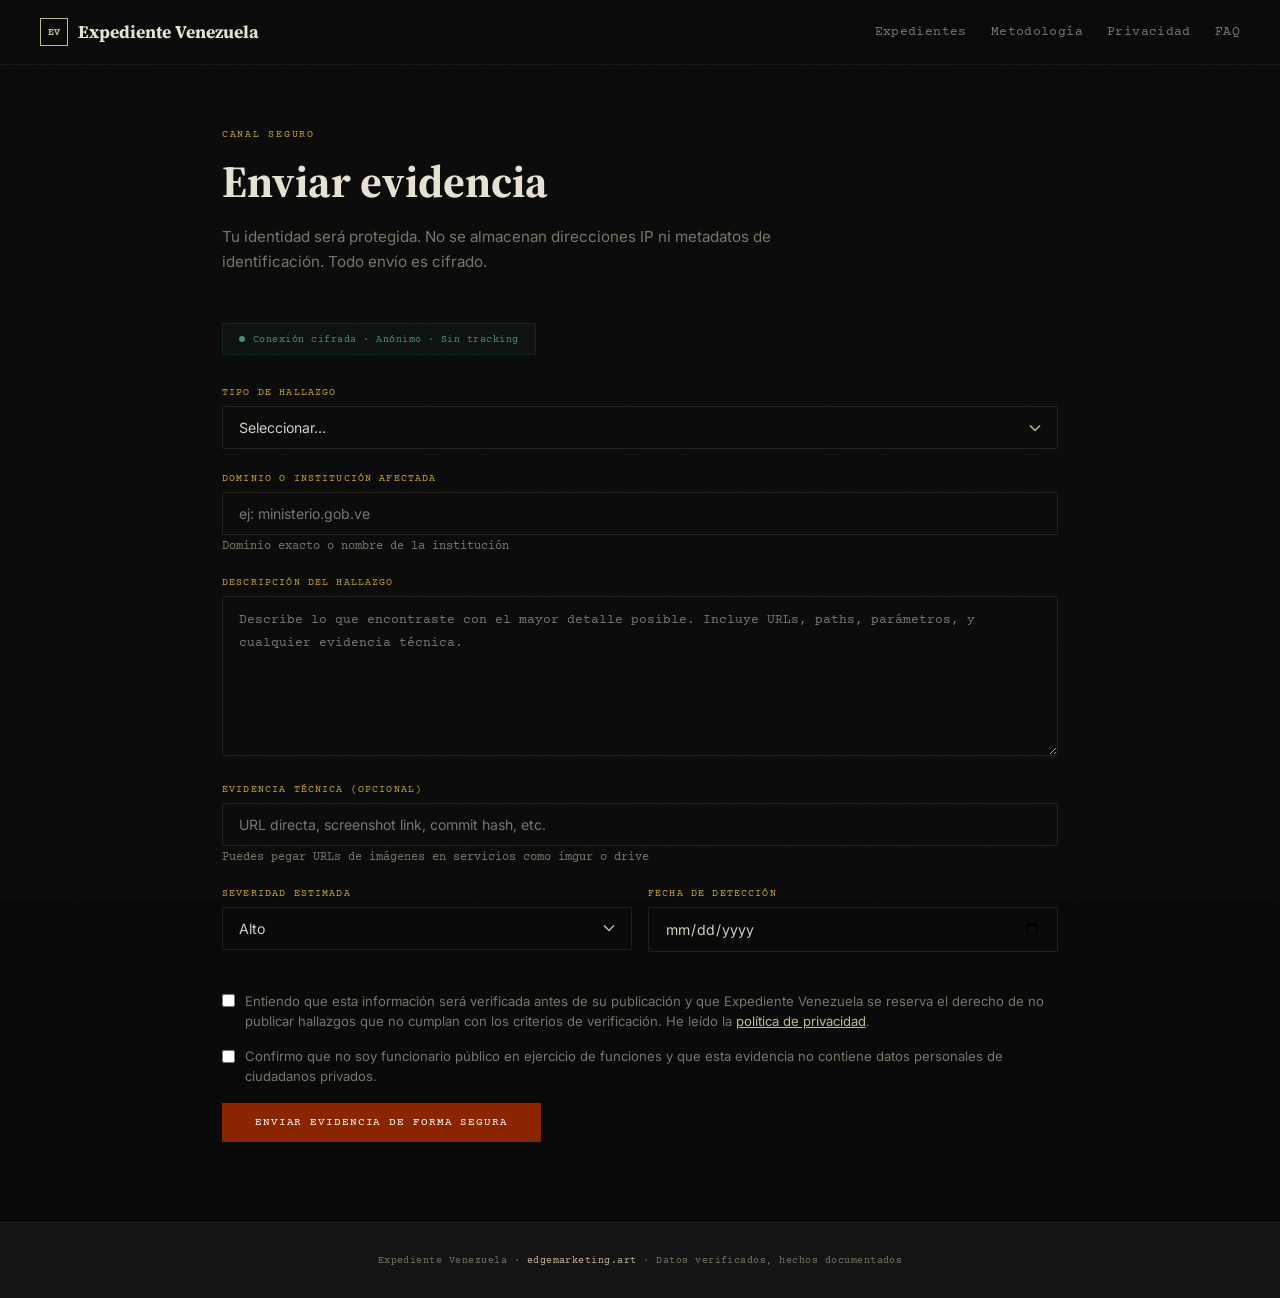
<file: enviar.html>
<!DOCTYPE html>
<html lang="es">
<head>
<meta charset="UTF-8">
<meta name="viewport" content="width=device-width, initial-scale=1.0">
<title>Enviar evidencia — Expediente Venezuela</title>
<meta name="description" content="Envía evidencia de forma anónima y cifrada. Tus datos nunca serán almacenados.">
<link rel="canonical" href="https://edgemarketing.art/expediente-venezuela/enviar.html">
<link rel="preconnect" href="https://fonts.googleapis.com">
<link rel="preconnect" href="https://fonts.gstatic.com" crossorigin>
<link href="https://fonts.googleapis.com/css2?family=Courier+Prime:ital,wght@0,400;0,700;1,400&family=Source+Serif+4:opsz,wght@8..60,400;8..60,600;8..60,700&family=Inter:wght@400;500;600&display=swap" rel="stylesheet">
<link rel="stylesheet" href="style.css">
<style>
.form-group{margin-bottom:1.5rem}
.form-label{display:block;font-family:var(--mono);font-size:.6rem;letter-spacing:.12em;text-transform:uppercase;color:var(--yellow);margin-bottom:.5rem}
.form-input,.form-textarea,.form-select{width:100%;background:var(--bg);border:1px solid rgba(196,184,152,.12);color:var(--text);font-family:var(--sans);font-size:.88rem;padding:.75rem 1rem;border-radius:2px;transition:border-color .2s}
.form-input:focus,.form-textarea:focus,.form-select:focus{outline:none;border-color:var(--beige)}
.form-textarea{min-height:160px;resize:vertical;font-family:var(--mono);font-size:.82rem;line-height:1.7}
.form-select{cursor:pointer;appearance:none;background-image:url("data:image/svg+xml,%3Csvg width='12' height='8' viewBox='0 0 12 8' fill='none' xmlns='http://www.w3.org/2000/svg'%3E%3Cpath d='M1 1.5L6 6.5L11 1.5' stroke='%23c4b898' stroke-width='1.5'/%3E%3C/svg%3E");background-repeat:no-repeat;background-position:right 1rem center}
.form-hint{font-size:.75rem;color:var(--text-dim);margin-top:.3rem;font-family:var(--mono)}
.form-row{display:grid;grid-template-columns:1fr 1fr;gap:1rem}
.form-check{display:flex;align-items:flex-start;gap:.6rem;margin:1rem 0}
.form-check input{margin-top:.15rem;accent-color:var(--yellow)}
.form-check label{font-size:.82rem;color:var(--text-dim);line-height:1.5}
.form-check a{color:var(--beige);text-decoration:underline}
.btn-submit{font-family:var(--mono);font-size:.7rem;letter-spacing:.08em;text-transform:uppercase;padding:.75rem 2rem;background:var(--red);border:1px solid var(--red);color:#fff;cursor:pointer;transition:all .25s}
.btn-submit:hover{background:var(--red-light)}
.btn-submit:disabled{opacity:.4;cursor:not-allowed}
.secure-badge{display:flex;align-items:center;gap:.5rem;font-family:var(--mono);font-size:.6rem;color:var(--green-light);letter-spacing:.05em;margin-bottom:2rem;padding:.6rem 1rem;border:1px solid rgba(45,106,79,.2);background:rgba(45,106,79,.08);width:fit-content}
.secure-dot{width:6px;height:6px;border-radius:50%;background:var(--green-light);animation:pulse 2s infinite}
@keyframes pulse{0%,100%{opacity:1}50%{opacity:.4}}
.success-msg{display:none;text-align:center;padding:3rem 2rem}
.success-msg h2{font-family:var(--serif);font-size:1.5rem;color:var(--text-bright);margin-bottom:1rem}
.success-msg p{color:var(--text-dim);font-size:.9rem;line-height:1.7}
.form-wrapper{display:block}
.form-wrapper.sent .form-wrapper-inner{display:none}
.form-wrapper.sent .success-msg{display:block}
</style>
</head>
<body>
<div class="texture"></div>

<header class="header">
  <div class="header-inner">
    <a href="index.html" class="logo"><div class="logo-mark">EV</div>Expediente Venezuela</a>
    <nav class="nav">
      <a href="index.html">Expedientes</a>
      <a href="metodologia.html">Metodología</a>
      <a href="privacidad.html">Privacidad</a>
      <a href="faq.html">FAQ</a>
    </nav>
    <button class="mobile-menu" onclick="document.querySelector('.nav').classList.toggle('show')">☰</button>
  </div>
</header>

<main>
  <div class="page-eyebrow">Canal seguro</div>
  <h1 class="page-title">Enviar evidencia</h1>
  <p class="page-desc">Tu identidad será protegida. No se almacenan direcciones IP ni metadatos de identificación. Todo envío es cifrado.</p>

  <div class="form-wrapper" id="formWrapper">
    <div class="form-wrapper-inner">
      <div class="secure-badge"><div class="secure-dot"></div>Conexión cifrada · Anónimo · Sin tracking</div>

      <form id="evidenceForm">
        <div class="form-group">
          <label class="form-label">Tipo de hallazgo</label>
          <select class="form-select" name="tipo" required>
            <option value="">Seleccionar...</option>
            <option value="vuln_web">Vulnerabilidad web</option>
            <option value="data_leak">Fuga de datos</option>
            <option value="credencial">Credenciales expuestas</option>
            <option value="git_exposure">Repositorio Git expuesto</option>
            <option value="admin_panel">Panel de administración</option>
            <option value="corrupcion">Corrupción documentada</option>
            <option value="otro">Otro</option>
          </select>
        </div>

        <div class="form-group">
          <label class="form-label">Dominio o institución afectada</label>
          <input class="form-input" type="text" name="dominio" placeholder="ej: ministerio.gob.ve" required>
          <div class="form-hint">Dominio exacto o nombre de la institución</div>
        </div>

        <div class="form-group">
          <label class="form-label">Descripción del hallazgo</label>
          <textarea class="form-textarea" name="descripcion" placeholder="Describe lo que encontraste con el mayor detalle posible. Incluye URLs, paths, parámetros, y cualquier evidencia técnica." required></textarea>
        </div>

        <div class="form-group">
          <label class="form-label">Evidencia técnica (opcional)</label>
          <input class="form-input" type="text" name="evidencia" placeholder="URL directa, screenshot link, commit hash, etc.">
          <div class="form-hint">Puedes pegar URLs de imágenes en servicios como imgur o drive</div>
        </div>

        <div class="form-row">
          <div class="form-group">
            <label class="form-label">Severidad estimada</label>
            <select class="form-select" name="severidad">
              <option value="critical">Crítico</option>
              <option value="high" selected>Alto</option>
              <option value="medium">Medio</option>
              <option value="info">Informativo</option>
            </select>
          </div>
          <div class="form-group">
            <label class="form-label">Fecha de detección</label>
            <input class="form-input" type="date" name="fecha">
          </div>
        </div>

        <div class="form-check">
          <input type="checkbox" id="verify" name="verificar" required>
          <label for="verify">Entiendo que esta información será verificada antes de su publicación y que Expediente Venezuela se reserva el derecho de no publicar hallazgos que no cumplan con los criterios de verificación. He leído la <a href="privacidad.html">política de privacidad</a>.</label>
        </div>

        <div class="form-check">
          <input type="checkbox" id="anon" name="anonimo" required>
          <label for="anon">Confirmo que no soy funcionario público en ejercicio de funciones y que esta evidencia no contiene datos personales de ciudadanos privados.</label>
        </div>

        <button type="submit" class="btn-submit">Enviar evidencia de forma segura</button>
      </form>
    </div>

    <div class="success-msg">
      <h2>Evidencia recibida</h2>
      <p>Tu aporte será revisado por el equipo de verificación. No se almacenan datos identificables. Si necesitas dar seguimiento, guarda el código de referencia que recibirás por correo seguro.</p>
      <br>
      <a href="index.html" class="btn-submit" style="display:inline-block;text-decoration:none">Volver a expedientes</a>
    </div>
  </div>
</main>

<footer class="footer">
  <p>Expediente Venezuela · <a href="https://edgemarketing.art">edgemarketing.art</a> · Datos verificados, hechos documentados</p>
</footer>

<script>
document.getElementById('evidenceForm').addEventListener('submit', async function(e) {
  e.preventDefault();
  var btn = this.querySelector('.btn-submit');
  btn.disabled = true;
  btn.textContent = 'Enviando...';

  var form = new FormData(this);
  var data = {
    tipo: form.get('tipo'),
    dominio: form.get('dominio'),
    descripcion: form.get('descripcion'),
    evidencia: form.get('evidencia'),
    severidad: form.get('severidad'),
    fecha: form.get('fecha')
  };

  try {
    var res = await fetch('https://edgemarketing.art/api/denuncias/form', {
      method: 'POST',
      headers: {'Content-Type': 'application/json'},
      body: JSON.stringify(data)
    });
    var json = await res.json();
    if (json.ok) {
      document.getElementById('formWrapper').classList.add('sent');
      document.querySelector('.success-msg h2').textContent = 'Evidencia recibida';
      document.querySelector('.success-msg p').textContent = 'Código: ' + json.expediente_id + '. Será revisada.';
    } else {
      alert('Error: ' + (json.error || 'desconocido'));
    }
  } catch(e) {
    // Fallback: directo al servidor local
    try {
      var res = await fetch('http://127.0.0.1:8787/api/denuncias/form', {
        method: 'POST',
        headers: {'Content-Type': 'application/json'},
        body: JSON.stringify(data)
      });
      var json = await res.json();
      if (json.ok) {
        document.getElementById('formWrapper').classList.add('sent');
        document.querySelector('.success-msg h2').textContent = 'Evidencia recibida';
        document.querySelector('.success-msg p').textContent = 'Código: ' + json.expediente_id + '. Será revisada.';
      } else {
        alert('Error: ' + (json.error || 'desconocido'));
      }
    } catch(e2) {
      alert('No se pudo enviar. Intenta más tarde.');
    }
  }
  btn.disabled = false;
  btn.textContent = 'Enviar evidencia de forma segura';
});
</script>

</body>
</html>
</file>
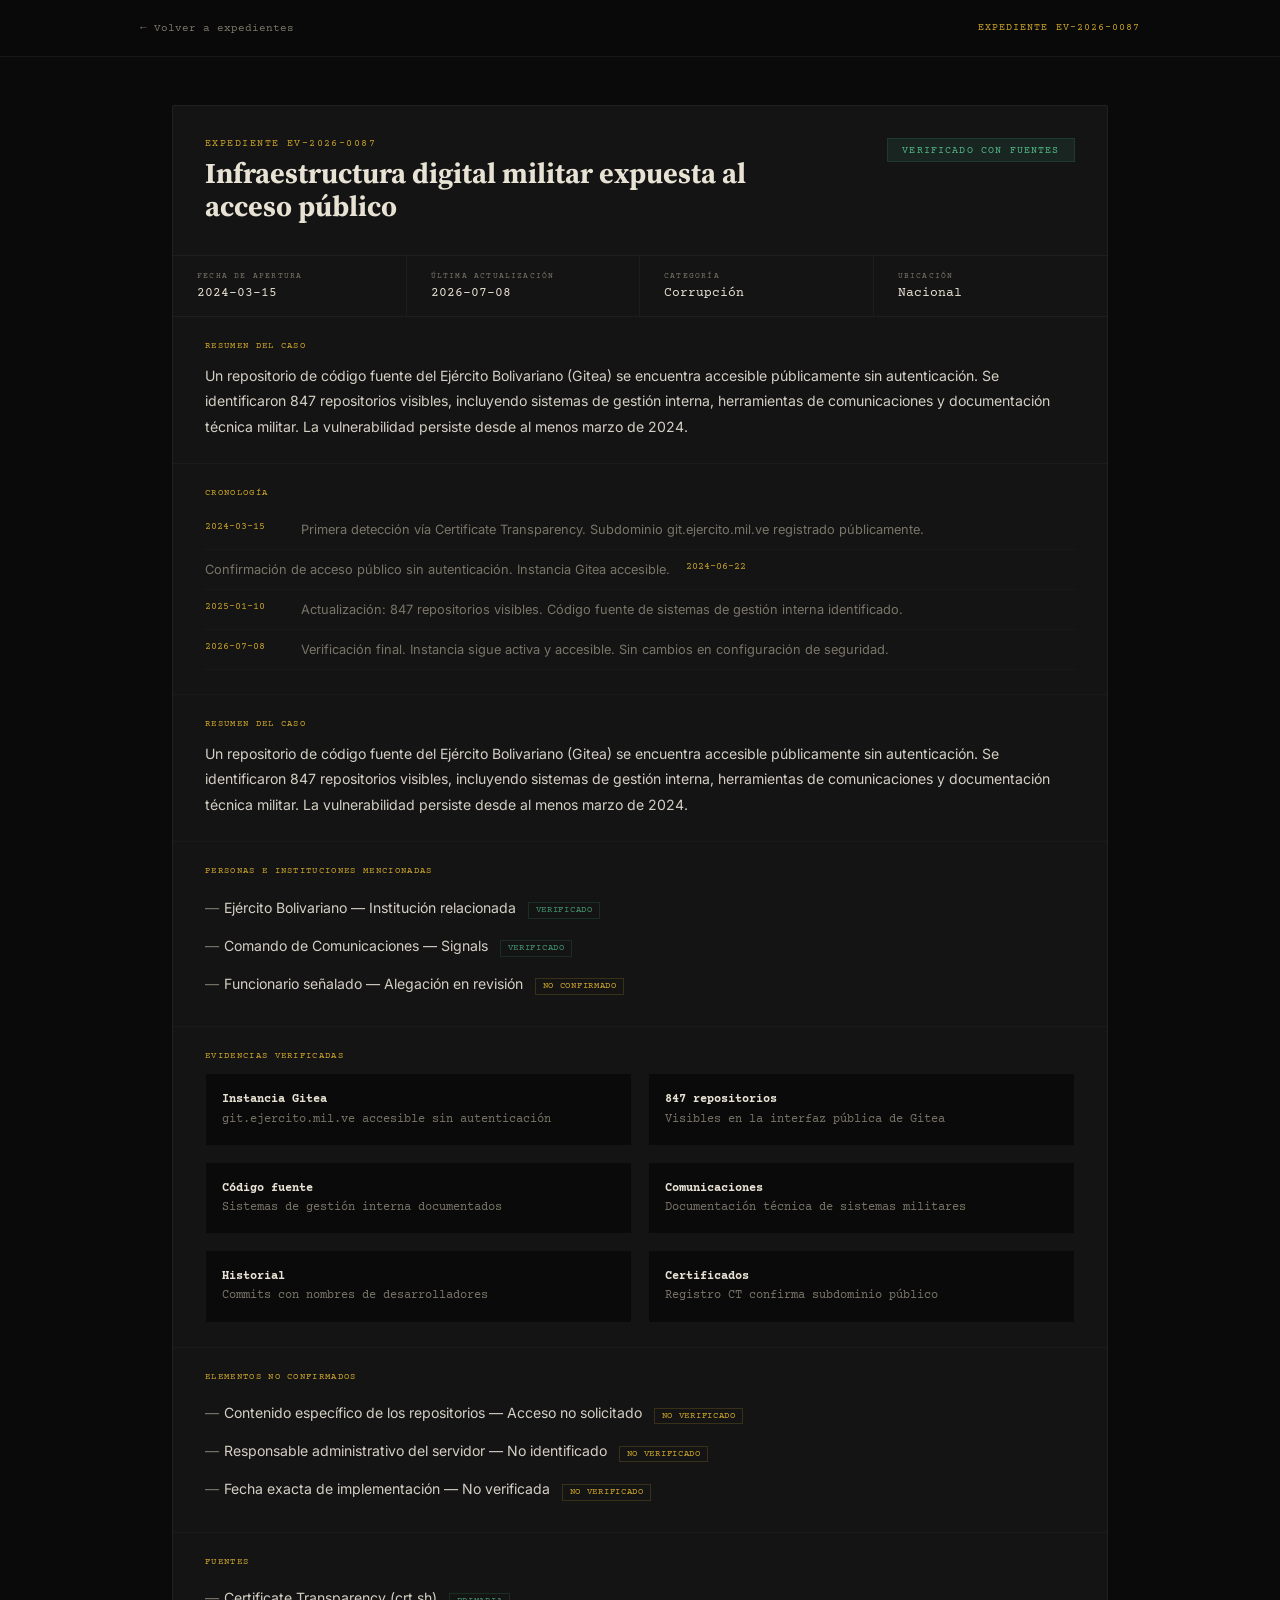
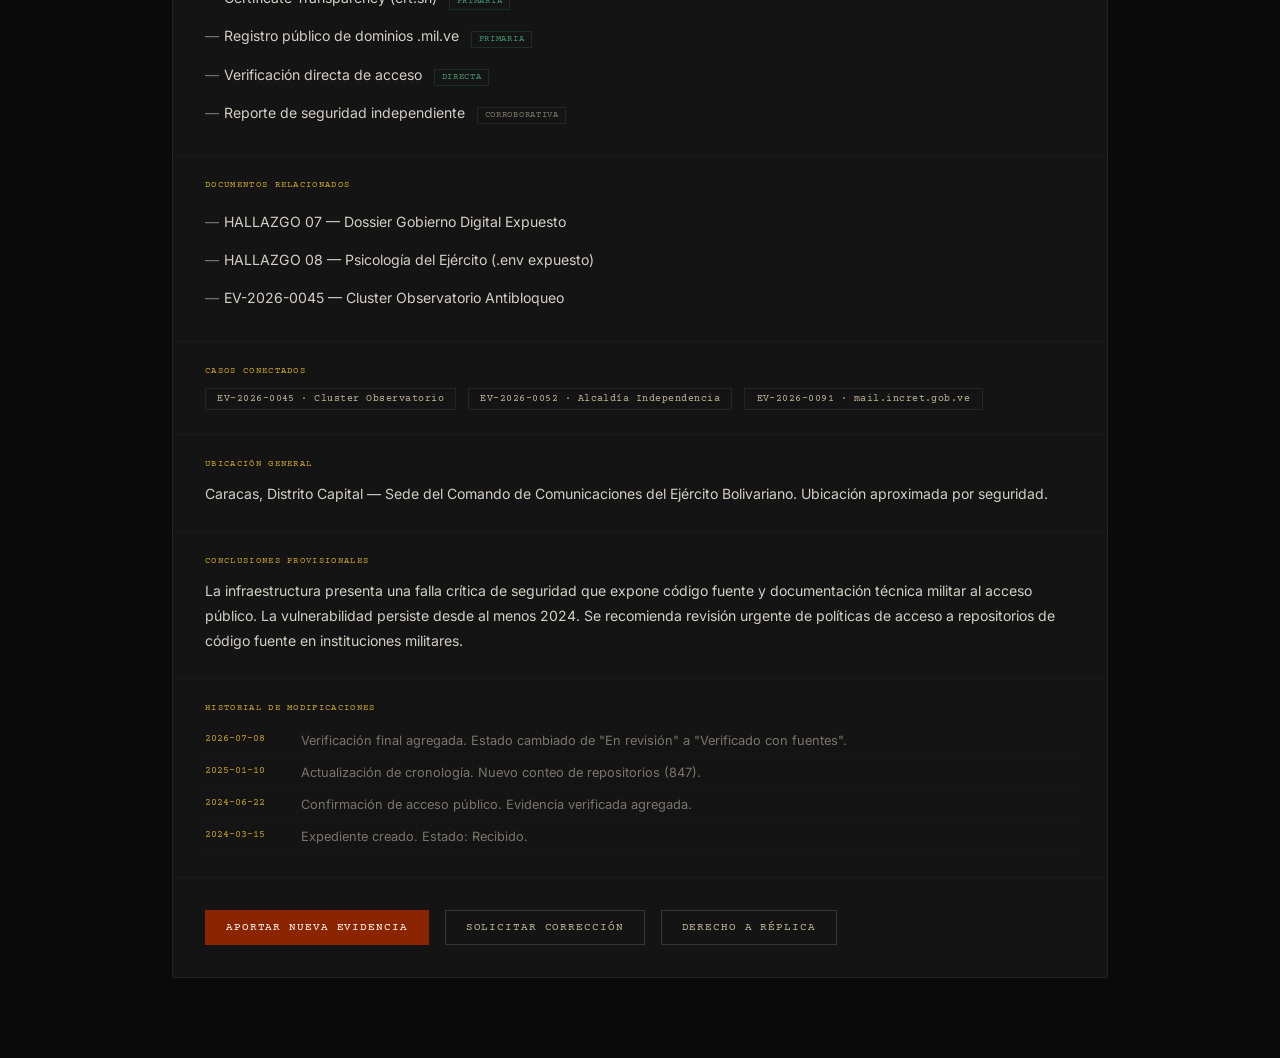
<file: expediente.html>
<!DOCTYPE html>
<html lang="es">
<head>
<meta charset="UTF-8">
<meta name="viewport" content="width=device-width, initial-scale=1.0">
<title>Expediente EV-2026-0087 — Expediente Venezuela</title>
<meta name="description" content="Infraestructura digital militar expuesta al acceso público. Gitea del Ejército Bolivariano con 847 repositorios visibles.">
<link rel="canonical" href="https://edgemarketing.art/expediente-venezuela/expediente.html">
<link rel="preconnect" href="https://fonts.googleapis.com">
<link rel="preconnect" href="https://fonts.gstatic.com" crossorigin>
<link href="https://fonts.googleapis.com/css2?family=Courier+Prime:ital,wght@0,400;0,700;1,400&family=Source+Serif+4:opsz,wght@8..60,400;8..60,600;8..60,700&family=Inter:wght@400;500;600&display=swap" rel="stylesheet">
<style>
*,*::before,*::after{box-sizing:border-box;margin:0;padding:0}
:root{
  --bg:#0a0a0a;--bg-card:#141414;--bg-elevated:#1a1a1a;
  --text:#d4cfc4;--text-dim:#7a7568;--text-bright:#e8e2d4;
  --red:#8b2500;--red-light:#a63200;--yellow:#c9a227;--beige:#c4b898;
  --green:#2d6a4f;--green-light:#40916c;
  --mono:'Courier Prime',monospace;--serif:'Source Serif 4',Georgia,serif;--sans:'Inter',system-ui,sans-serif;
}
html{scroll-behavior:smooth;background:var(--bg);color:var(--text)}
body{font-family:var(--sans);background:var(--bg);-webkit-font-smoothing:antialiased}
::selection{background:var(--red);color:#fff}
a{color:var(--beige);text-decoration:none}
a:hover{color:var(--yellow)}

.header{position:sticky;top:0;z-index:100;background:rgba(10,10,10,.92);backdrop-filter:blur(12px);border-bottom:1px solid rgba(196,184,152,.08);padding:0 2rem}
.header-inner{max-width:1000px;margin:0 auto;display:flex;align-items:center;justify-content:space-between;height:56px}
.back{font-family:var(--mono);font-size:.7rem;color:var(--text-dim);display:flex;align-items:center;gap:.4rem}
.back:hover{color:var(--beige)}
.header-title{font-family:var(--mono);font-size:.65rem;color:var(--yellow);letter-spacing:.1em}

main{max-width:1000px;margin:0 auto;padding:3rem 2rem 5rem}

/* DOSSIER */
.dossier{background:var(--bg-card);border:1px solid rgba(196,184,152,.08);border-radius:2px;overflow:hidden}
.dossier-top{padding:2rem;border-bottom:1px solid rgba(196,184,152,.06);display:flex;justify-content:space-between;align-items:flex-start;flex-wrap:wrap;gap:1rem}
.dossier-id{font-family:var(--mono);font-size:.6rem;letter-spacing:.15em;color:var(--yellow);margin-bottom:.5rem}
.dossier-title{font-family:var(--serif);font-size:1.8rem;font-weight:700;color:var(--text-bright);line-height:1.15;max-width:600px}
.dossier-stamp{font-family:var(--mono);font-size:.6rem;letter-spacing:.12em;text-transform:uppercase;padding:.35rem .9rem;border:1px solid}
.stamp-verificado{background:rgba(45,106,79,.2);color:#52b788;border-color:rgba(45,106,79,.3)}
.stamp-revision{background:rgba(201,162,39,.15);color:var(--yellow);border-color:rgba(201,162,39,.2)}
.stamp-recibido{background:rgba(196,184,152,.12);color:var(--beige);border-color:rgba(196,184,152,.2)}
.stamp-parcial{background:rgba(45,106,79,.12);color:var(--green-light);border-color:rgba(45,106,79,.2)}
.stamp-descartado{background:rgba(122,117,104,.1);color:var(--text-dim);border-color:rgba(122,117,104,.15)}

.dossier-meta{display:grid;grid-template-columns:repeat(4,1fr);gap:0;border-bottom:1px solid rgba(196,184,152,.06)}
.meta-cell{padding:1rem 1.5rem;border-right:1px solid rgba(196,184,152,.06)}
.meta-cell:last-child{border-right:none}
.meta-label{font-family:var(--mono);font-size:.5rem;letter-spacing:.15em;text-transform:uppercase;color:var(--text-dim);margin-bottom:.3rem}
.meta-value{font-family:var(--mono);font-size:.8rem;color:var(--text-bright)}

.section{padding:1.5rem 2rem;border-bottom:1px solid rgba(196,184,152,.04)}
.section-label{font-family:var(--mono);font-size:.55rem;letter-spacing:.15em;text-transform:uppercase;color:var(--yellow);margin-bottom:.75rem}
.section-content{font-size:.88rem;color:var(--text);line-height:1.8}
.section-content ul{list-style:none;padding:0}
.section-content li{padding:.4rem 0;padding-left:1.2rem;position:relative}
.section-content li::before{content:'—';position:absolute;left:0;color:var(--text-dim)}
.source-tag{font-family:var(--mono);font-size:.55rem;letter-spacing:.08em;text-transform:uppercase;padding:.15rem .4rem;border:1px solid rgba(196,184,152,.1);color:var(--text-dim);margin-left:.5rem}
.source-tag.verified{border-color:rgba(45,106,79,.3);color:var(--green-light)}
.source-tag.unverified{border-color:rgba(201,162,39,.2);color:var(--yellow)}

.evidence-grid{display:grid;grid-template-columns:repeat(auto-fill,minmax(280px,1fr));gap:1rem;margin-top:.75rem}
.evidence-item{background:var(--bg);border:1px solid rgba(196,184,152,.06);padding:1rem;font-family:var(--mono);font-size:.75rem;color:var(--text-dim);line-height:1.6}
.evidence-item strong{color:var(--text-bright);font-weight:600}

.connections{display:flex;gap:.75rem;flex-wrap:wrap;margin-top:.75rem}
.connection-tag{font-family:var(--mono);font-size:.6rem;letter-spacing:.05em;padding:.3rem .7rem;border:1px solid rgba(196,184,152,.1);color:var(--beige);transition:all .2s}
.connection-tag:hover{border-color:var(--beige);color:var(--text-bright)}

.history-item{padding:.5rem 0;border-bottom:1px solid rgba(196,184,152,.03);font-size:.8rem;display:flex;gap:1rem}
.history-date{font-family:var(--mono);font-size:.65rem;color:var(--yellow);min-width:80px}
.history-text{color:var(--text-dim)}

.actions{display:flex;gap:1rem;padding:2rem;flex-wrap:wrap}
.btn{font-family:var(--mono);font-size:.7rem;letter-spacing:.08em;text-transform:uppercase;padding:.65rem 1.25rem;border:1px solid;cursor:pointer;transition:all .25s;display:inline-flex;align-items:center;gap:.4rem;background:transparent}
.btn-primary{background:var(--red);border-color:var(--red);color:#fff}
.btn-primary:hover{background:var(--red-light)}
.btn-secondary{border-color:rgba(196,184,152,.2);color:var(--beige)}
.btn-secondary:hover{border-color:var(--beige);color:var(--text-bright)}

@media(max-width:768px){
  .dossier-meta{grid-template-columns:1fr 1fr}
  .meta-cell{border-right:none}
  .section{padding:1.25rem 1.25rem}
  .dossier-top{padding:1.5rem 1.25rem}
  .actions{padding:1.25rem}
}
</style>
</head>
<body>

<header class="header">
  <div class="header-inner">
    <a href="index.html" class="back">← Volver a expedientes</a>
    <span class="header-title">EXPEDIENTE EV-2026-0087</span>
  </div>
</header>

<main>
  <div class="dossier">
    <div class="dossier-top">
      <div>
        <div class="dossier-id">EXPEDIENTE EV-2026-0087</div>
        <h1 class="dossier-title">Infraestructura digital militar expuesta al acceso público</h1>
      </div>
      <span class="dossier-stamp stamp-verificado">Verificado con fuentes</span>
    </div>

    <div class="dossier-meta">
      <div class="meta-cell"><div class="meta-label">Fecha de apertura</div><div class="meta-value">2024-03-15</div></div>
      <div class="meta-cell"><div class="meta-label">Última actualización</div><div class="meta-value">2026-07-08</div></div>
      <div class="meta-cell"><div class="meta-label">Categoría</div><div class="meta-value">Corrupción</div></div>
      <div class="meta-cell"><div class="meta-label">Ubicación</div><div class="meta-value">Nacional</div></div>
    </div>

    <div class="section">
      <div class="section-label">Resumen del caso</div>
      <div class="section-content">Un repositorio de código fuente del Ejército Bolivariano (Gitea) se encuentra accesible públicamente sin autenticación. Se identificaron 847 repositorios visibles, incluyendo sistemas de gestión interna, herramientas de comunicaciones y documentación técnica militar. La vulnerabilidad persiste desde al menos marzo de 2024.</div>
    </div>

    <div class="section">
      <div class="section-label">Cronología</div>
      <div class="section-content">
        <div class="history-item"><span class="history-date">2024-03-15</span><span class="history-text">Primera detección vía Certificate Transparency. Subdominio git.ejercito.mil.ve registrado públicamente.</span></div>
        <div class="history-item"><span class="history-text">Confirmación de acceso público sin autenticación. Instancia Gitea accesible.</span><span class="history-date">2024-06-22</span></div>
        <div class="history-item"><span class="history-date">2025-01-10</span><span class="history-text">Actualización: 847 repositorios visibles. Código fuente de sistemas de gestión interna identificado.</span></div>
        <div class="history-item"><span class="history-date">2026-07-08</span><span class="history-text">Verificación final. Instancia sigue activa y accesible. Sin cambios en configuración de seguridad.</span></div>
      </div>
    </div>

    <div class="section">
      <div class="section-label">Resumen del caso</div>
      <div class="section-content">Un repositorio de código fuente del Ejército Bolivariano (Gitea) se encuentra accesible públicamente sin autenticación. Se identificaron 847 repositorios visibles, incluyendo sistemas de gestión interna, herramientas de comunicaciones y documentación técnica militar. La vulnerabilidad persiste desde al menos marzo de 2024.</div>
    </div>

    <div class="section">
      <div class="section-label">Personas e instituciones mencionadas</div>
      <div class="section-content">
        <ul>
          <li>Ejército Bolivariano — Institución relacionada <span class="source-tag verified">Verificado</span></li>
          <li>Comando de Comunicaciones — Signals <span class="source-tag verified">Verificado</span></li>
          <li>Funcionario señalado — Alegación en revisión <span class="source-tag unverified">No confirmado</span></li>
        </ul>
      </div>
    </div>

    <div class="section">
      <div class="section-label">Evidencias verificadas</div>
      <div class="evidence-grid">
        <div class="evidence-item"><strong>Instancia Gitea</strong><br>git.ejercito.mil.ve accesible sin autenticación</div>
        <div class="evidence-item"><strong>847 repositorios</strong><br>Visibles en la interfaz pública de Gitea</div>
        <div class="evidence-item"><strong>Código fuente</strong><br>Sistemas de gestión interna documentados</div>
        <div class="evidence-item"><strong>Comunicaciones</strong><br>Documentación técnica de sistemas militares</div>
        <div class="evidence-item"><strong>Historial</strong><br>Commits con nombres de desarrolladores</div>
        <div class="evidence-item"><strong>Certificados</strong><br>Registro CT confirma subdominio público</div>
      </div>
    </div>

    <div class="section">
      <div class="section-label">Elementos no confirmados</div>
      <div class="section-content">
        <ul>
          <li>Contenido específico de los repositorios — Acceso no solicitado <span class="source-tag unverified">No verificado</span></li>
          <li>Responsable administrativo del servidor — No identificado <span class="source-tag unverified">No verificado</span></li>
          <li>Fecha exacta de implementación — No verificada <span class="source-tag unverified">No verificado</span></li>
        </ul>
      </div>
    </div>

    <div class="section">
      <div class="section-label">Fuentes</div>
      <div class="section-content">
        <ul>
          <li>Certificate Transparency (crt.sh) <span class="source-tag verified">Primaria</span></li>
          <li>Registro público de dominios .mil.ve <span class="source-tag verified">Primaria</span></li>
          <li>Verificación directa de acceso <span class="source-tag verified">Directa</span></li>
          <li>Reporte de seguridad independiente <span class="source-tag">Corroborativa</span></li>
        </ul>
      </div>
    </div>

    <div class="section">
      <div class="section-label">Documentos relacionados</div>
      <div class="section-content">
        <ul>
          <li>HALLAZGO 07 — Dossier Gobierno Digital Expuesto</li>
          <li>HALLAZGO 08 — Psicología del Ejército (.env expuesto)</li>
          <li>EV-2026-0045 — Cluster Observatorio Antibloqueo</li>
        </ul>
      </div>
    </div>

    <div class="section">
      <div class="section-label">Casos conectados</div>
      <div class="connections">
        <a href="#" class="connection-tag">EV-2026-0045 · Cluster Observatorio</a>
        <a href="#" class="connection-tag">EV-2026-0052 · Alcaldía Independencia</a>
        <a href="#" class="connection-tag">EV-2026-0091 · mail.incret.gob.ve</a>
      </div>
    </div>

    <div class="section">
      <div class="section-label">Ubicación general</div>
      <div class="section-content">Caracas, Distrito Capital — Sede del Comando de Comunicaciones del Ejército Bolivariano. Ubicación aproximada por seguridad.</div>
    </div>

    <div class="section">
      <div class="section-label">Conclusiones provisionales</div>
      <div class="section-content">La infraestructura presenta una falla crítica de seguridad que expone código fuente y documentación técnica militar al acceso público. La vulnerabilidad persiste desde al menos 2024. Se recomienda revisión urgente de políticas de acceso a repositorios de código fuente en instituciones militares.</div>
    </div>

    <div class="section">
      <div class="section-label">Historial de modificaciones</div>
      <div class="history-item"><span class="history-date">2026-07-08</span><span class="history-text">Verificación final agregada. Estado cambiado de "En revisión" a "Verificado con fuentes".</span></div>
      <div class="history-item"><span class="history-date">2025-01-10</span><span class="history-text">Actualización de cronología. Nuevo conteo de repositorios (847).</span></div>
      <div class="history-item"><span class="history-date">2024-06-22</span><span class="history-text">Confirmación de acceso público. Evidencia verificada agregada.</span></div>
      <div class="history-item"><span class="history-date">2024-03-15</span><span class="history-text">Expediente creado. Estado: Recibido.</span></div>
    </div>

    <div class="actions">
      <button class="btn btn-primary">Aportar nueva evidencia</button>
      <button class="btn btn-secondary">Solicitar corrección</button>
      <button class="btn btn-secondary">Derecho a réplica</button>
    </div>
  </div>
</main>

</body>
</html>
</file>
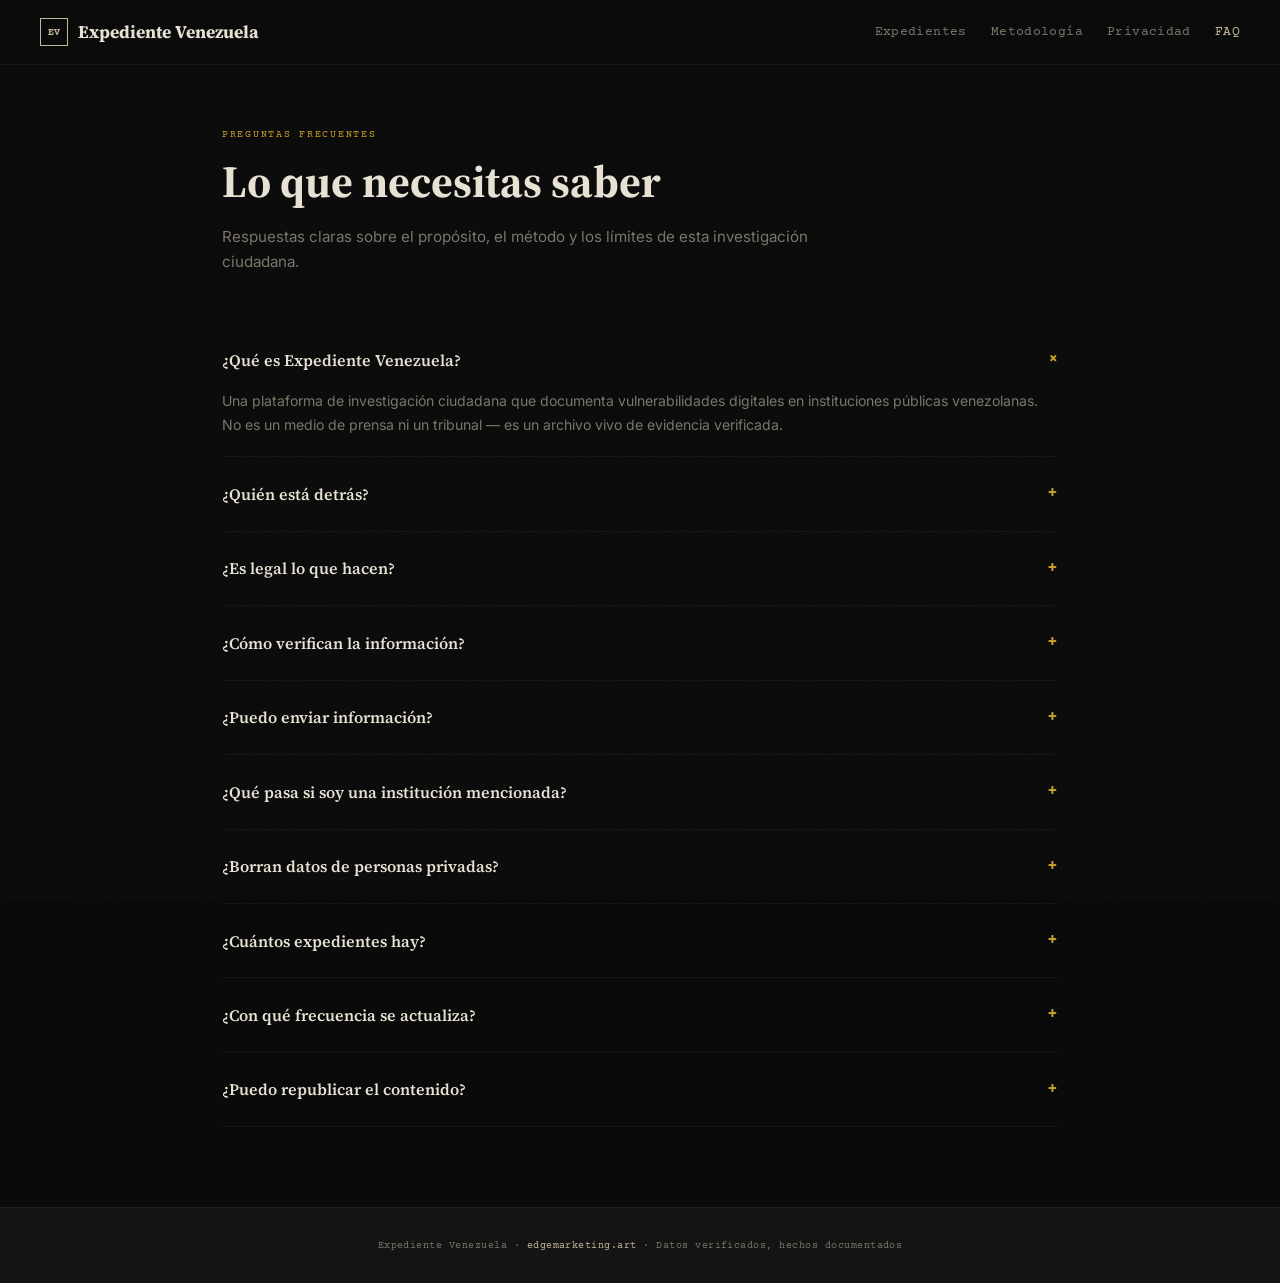
<file: faq.html>
<!DOCTYPE html>
<html lang="es">
<head>
<meta charset="UTF-8">
<meta name="viewport" content="width=device-width, initial-scale=1.0">
<title>Preguntas frecuentes — Expediente Venezuela</title>
<meta name="description" content="Respuestas a las preguntas más frecuentes sobre Expediente Venezuela.">
<link rel="canonical" href="https://edgemarketing.art/expediente-venezuela/faq.html">
<link rel="preconnect" href="https://fonts.googleapis.com">
<link rel="preconnect" href="https://fonts.gstatic.com" crossorigin>
<link href="https://fonts.googleapis.com/css2?family=Courier+Prime:ital,wght@0,400;0,700;1,400&family=Source+Serif+4:opsz,wght@8..60,400;8..60,600;8..60,700&family=Inter:wght@400;500;600&display=swap" rel="stylesheet">
<link rel="stylesheet" href="style.css">
<style>
.faq-item{border-bottom:1px solid rgba(196,184,152,.06);padding:1.25rem 0}
.faq-q{font-family:var(--serif);font-size:1rem;font-weight:600;color:var(--text-bright);cursor:pointer;display:flex;justify-content:space-between;align-items:center;gap:1rem}
.faq-q::after{content:'+';font-family:var(--mono);font-size:1.1rem;color:var(--yellow);transition:transform .2s}
.faq-item.open .faq-q::after{transform:rotate(45deg)}
.faq-a{max-height:0;overflow:hidden;transition:max-height .3s ease;font-size:.88rem;color:var(--text-dim);line-height:1.7}
.faq-item.open .faq-a{max-height:500px;padding-top:.75rem}
</style>
</head>
<body>
<div class="texture"></div>

<header class="header">
  <div class="header-inner">
    <a href="index.html" class="logo"><div class="logo-mark">EV</div>Expediente Venezuela</a>
    <nav class="nav">
      <a href="index.html">Expedientes</a>
      <a href="metodologia.html">Metodología</a>
      <a href="privacidad.html">Privacidad</a>
      <a href="faq.html" class="active">FAQ</a>
    </nav>
    <button class="mobile-menu" onclick="document.querySelector('.nav').classList.toggle('show')">☰</button>
  </div>
</header>

<main>
  <div class="page-eyebrow">Preguntas frecuentes</div>
  <h1 class="page-title">Lo que necesitas saber</h1>
  <p class="page-desc">Respuestas claras sobre el propósito, el método y los límites de esta investigación ciudadana.</p>

  <div class="content">
    <div class="faq-item open">
      <div class="faq-q" onclick="this.parentElement.classList.toggle('open')">¿Qué es Expediente Venezuela?</div>
      <div class="faq-a">Una plataforma de investigación ciudadana que documenta vulnerabilidades digitales en instituciones públicas venezolanas. No es un medio de prensa ni un tribunal — es un archivo vivo de evidencia verificada.</div>
    </div>

    <div class="faq-item">
      <div class="faq-q" onclick="this.parentElement.classList.toggle('open')">¿Quién está detrás?</div>
      <div class="faq-a">Un equipo de investigadores independientes que utiliza herramientas de seguridad ofensiva y OSINT para documentar el estado de la infraestructura digital gubernamental. No tenemos afiliación política.</div>
    </div>

    <div class="faq-item">
      <div class="faq-q" onclick="this.parentElement.classList.toggle('open')">¿Es legal lo que hacen?</div>
      <div class="faq-a">Sí. Todo el análisis se realiza sobre infraestructura accesible públicamente. No se realizan ataques, no se accede a sistemas protegidos, no se roban datos. Se documenta lo que ya está expuesto.</div>
    </div>

    <div class="faq-item">
      <div class="faq-q" onclick="this.parentElement.classList.toggle('open')">¿Cómo verifican la información?</div>
      <div class="faq-a">Cada hallazgo se verifica con al menos dos fuentes independientes: escaneo técnico directo, Certificate Transparency, registros DNS, y documentación de soporte. Los elementos no confirmados se marcan explícitamente.</div>
    </div>

    <div class="faq-item">
      <div class="faq-q" onclick="this.parentElement.classList.toggle('open')">¿Puedo enviar información?</div>
      <div class="faq-a">Sí. El formulario de envío es anónimo y cifrado. No se almacenan IPs ni datos personales. Toda evidencia recibida pasa por el mismo proceso de verificación que los hallazgos propios.</div>
    </div>

    <div class="faq-item">
      <div class="faq-q" onclick="this.parentElement.classList.toggle('open')">¿Qué pasa si soy una institución mencionada?</div>
      <div class="faq-a">Tienes derecho a responder, corregir, o solicitar revisión. Cada respuesta es publicada íntegramente junto al expediente. El proceso está detallado en la página de Privacidad.</div>
    </div>

    <div class="faq-item">
      <div class="faq-q" onclick="this.parentElement.classList.toggle('open')">¿Borran datos de personas privadas?</div>
      <div class="faq-a">Sí. Si algún hallazgo afecta a una persona que no es funcionario público, se elimina inmediatamente. La investigación se enfoca en instituciones y funcionarios en ejercicio de sus funciones.</div>
    </div>

    <div class="faq-item">
      <div class="faq-q" onclick="this.parentElement.classList.toggle('open')">¿Cuántos expedientes hay?</div>
      <div class="faq-a">Actualmente 35 expedientes abiertos, con 28 verificados y 7 en proceso de verificación. El dossier completo contiene 10 hallazgos principales con evidencia documentada.</div>
    </div>

    <div class="faq-item">
      <div class="faq-q" onclick="this.parentElement.classList.toggle('open')">¿Con qué frecuencia se actualiza?</div>
      <div class="faq-a">Los expedientes se actualizan cuando hay nueva evidencia, correcciones, o cambios en el estado de las vulnerabilidades. El sistema CuRioso realiza escaneos periódicos de monitoreo.</div>
    </div>

    <div class="faq-item">
      <div class="faq-q" onclick="this.parentElement.classList.toggle('open')">¿Puedo republicar el contenido?</div>
      <div class="faq-a">Sí, bajo atribución y sin modificaciones al contenido factual. Los datos deben citarse con su número de expediente y fecha de verificación. El contenido editorial y las opiniones no están sujetas a republicación.</div>
    </div>
  </div>
</main>

<footer class="footer">
  <p>Expediente Venezuela · <a href="https://edgemarketing.art">edgemarketing.art</a> · Datos verificados, hechos documentados</p>
</footer>

</body>
</html>
</file>
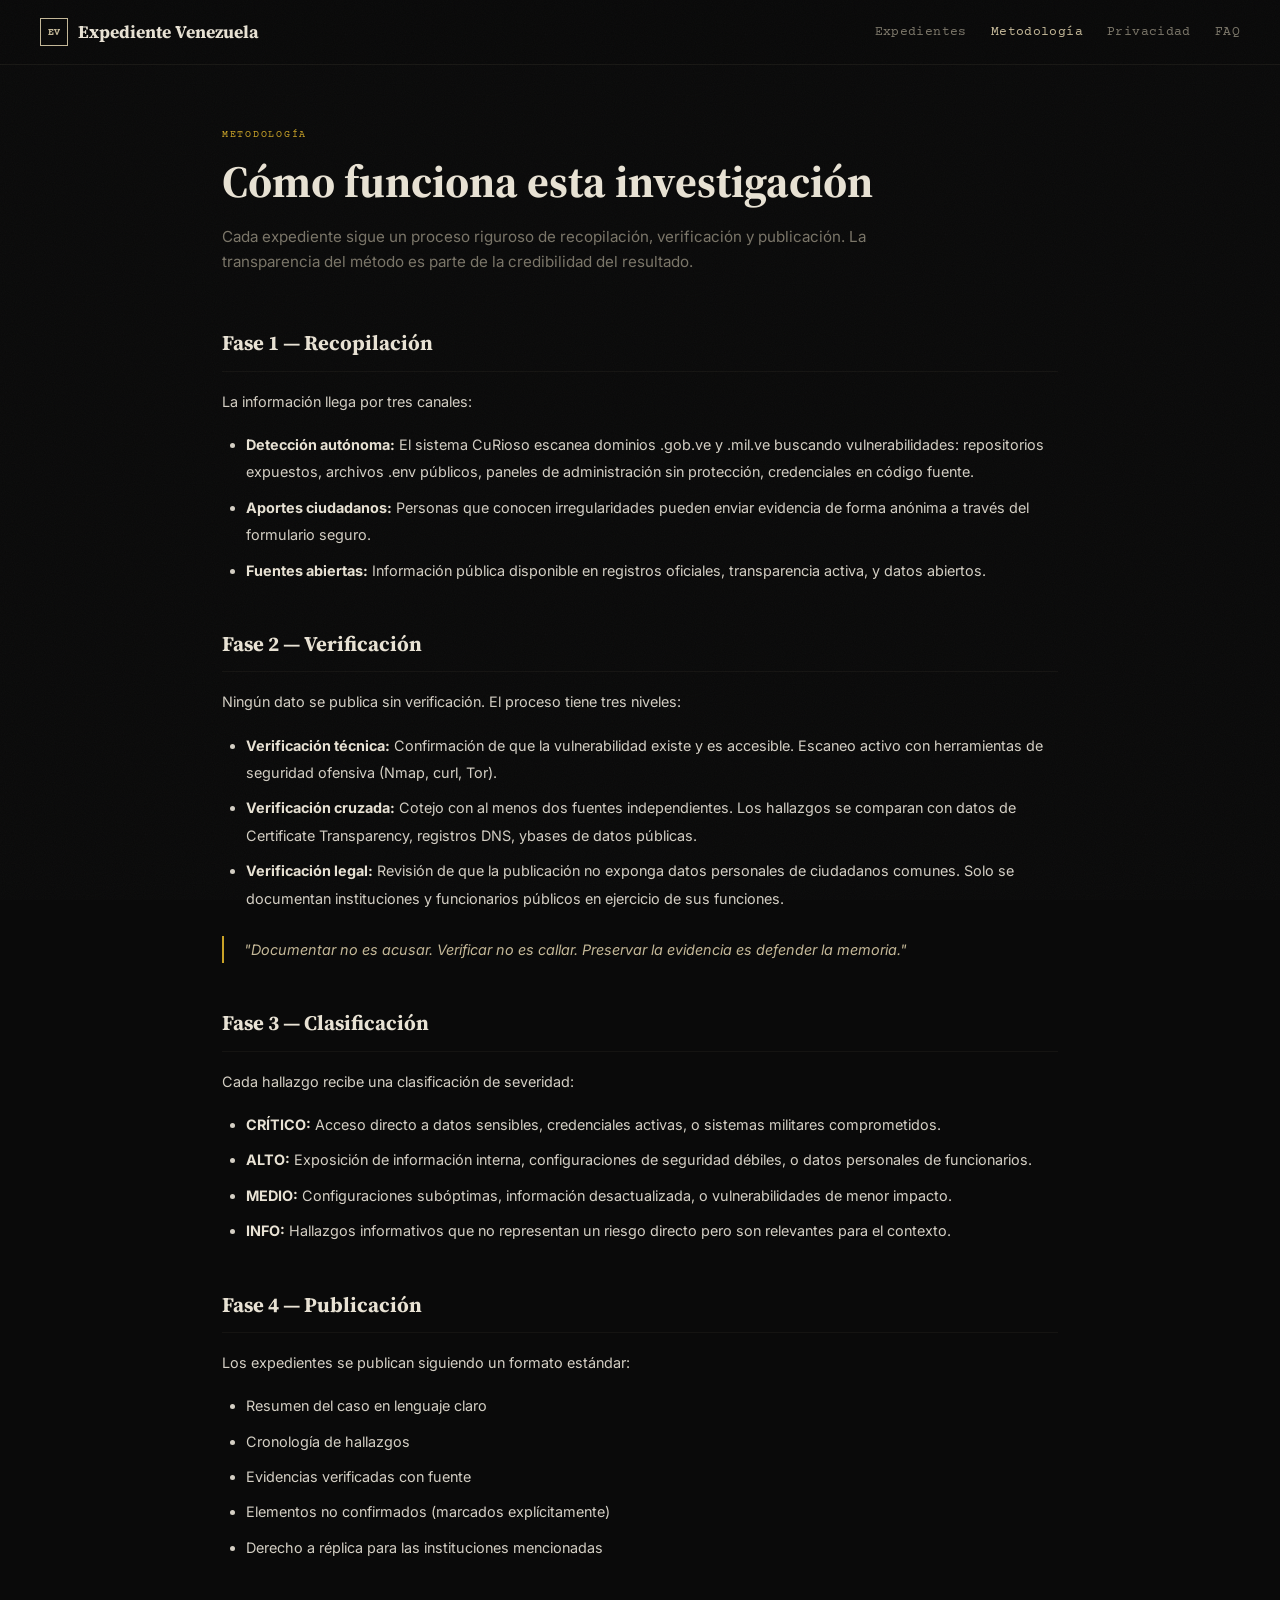
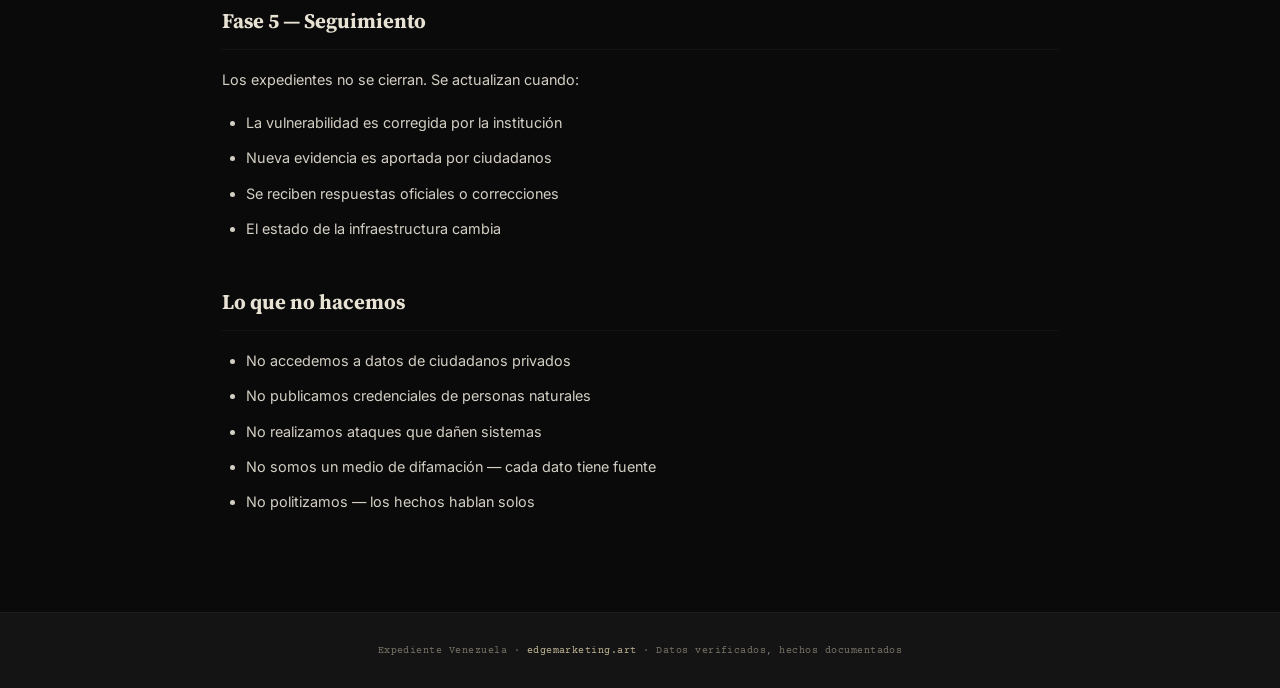
<file: metodologia.html>
<!DOCTYPE html>
<html lang="es">
<head>
<meta charset="UTF-8">
<meta name="viewport" content="width=device-width, initial-scale=1.0">
<title>Metodología — Expediente Venezuela</title>
<meta name="description" content="Metodología de investigación, verificación y publicación de expedientes ciudadanos.">
<link rel="canonical" href="https://edgemarketing.art/expediente-venezuela/metodologia.html">
<link rel="preconnect" href="https://fonts.googleapis.com">
<link rel="preconnect" href="https://fonts.gstatic.com" crossorigin>
<link href="https://fonts.googleapis.com/css2?family=Courier+Prime:ital,wght@0,400;0,700;1,400&family=Source+Serif+4:opsz,wght@8..60,400;8..60,600;8..60,700&family=Inter:wght@400;500;600&display=swap" rel="stylesheet">
<link rel="stylesheet" href="style.css">
</head>
<body>
<div class="texture"></div>

<header class="header">
  <div class="header-inner">
    <a href="index.html" class="logo"><div class="logo-mark">EV</div>Expediente Venezuela</a>
    <nav class="nav">
      <a href="index.html">Expedientes</a>
      <a href="metodologia.html" class="active">Metodología</a>
      <a href="privacidad.html">Privacidad</a>
      <a href="faq.html">FAQ</a>
    </nav>
    <button class="mobile-menu" onclick="document.querySelector('.nav').classList.toggle('show')">☰</button>
  </div>
</header>

<main>
  <div class="page-eyebrow">Metodología</div>
  <h1 class="page-title">Cómo funciona esta investigación</h1>
  <p class="page-desc">Cada expediente sigue un proceso riguroso de recopilación, verificación y publicación. La transparencia del método es parte de la credibilidad del resultado.</p>

  <div class="content">
    <h2>Fase 1 — Recopilación</h2>
    <p>La información llega por tres canales:</p>
    <ul>
      <li><strong>Detección autónoma:</strong> El sistema CuRioso escanea dominios .gob.ve y .mil.ve buscando vulnerabilidades: repositorios expuestos, archivos .env públicos, paneles de administración sin protección, credenciales en código fuente.</li>
      <li><strong>Aportes ciudadanos:</strong> Personas que conocen irregularidades pueden enviar evidencia de forma anónima a través del formulario seguro.</li>
      <li><strong>Fuentes abiertas:</strong> Información pública disponible en registros oficiales, transparencia activa, y datos abiertos.</li>
    </ul>

    <h2>Fase 2 — Verificación</h2>
    <p>Ningún dato se publica sin verificación. El proceso tiene tres niveles:</p>
    <ul>
      <li><strong>Verificación técnica:</strong> Confirmación de que la vulnerabilidad existe y es accesible. Escaneo activo con herramientas de seguridad ofensiva (Nmap, curl, Tor).</li>
      <li><strong>Verificación cruzada:</strong> Cotejo con al menos dos fuentes independientes. Los hallazgos se comparan con datos de Certificate Transparency, registros DNS, ybases de datos públicas.</li>
      <li><strong>Verificación legal:</strong> Revisión de que la publicación no exponga datos personales de ciudadanos comunes. Solo se documentan instituciones y funcionarios públicos en ejercicio de sus funciones.</li>
    </ul>

    <blockquote>"Documentar no es acusar. Verificar no es callar. Preservar la evidencia es defender la memoria."</blockquote>

    <h2>Fase 3 — Clasificación</h2>
    <p>Cada hallazgo recibe una clasificación de severidad:</p>
    <ul>
      <li><strong>CRÍTICO:</strong> Acceso directo a datos sensibles, credenciales activas, o sistemas militares comprometidos.</li>
      <li><strong>ALTO:</strong> Exposición de información interna, configuraciones de seguridad débiles, o datos personales de funcionarios.</li>
      <li><strong>MEDIO:</strong> Configuraciones subóptimas, información desactualizada, o vulnerabilidades de menor impacto.</li>
      <li><strong>INFO:</strong> Hallazgos informativos que no representan un riesgo directo pero son relevantes para el contexto.</li>
    </ul>

    <h2>Fase 4 — Publicación</h2>
    <p>Los expedientes se publican siguiendo un formato estándar:</p>
    <ul>
      <li>Resumen del caso en lenguaje claro</li>
      <li>Cronología de hallazgos</li>
      <li>Evidencias verificadas con fuente</li>
      <li>Elementos no confirmados (marcados explícitamente)</li>
      <li>Derecho a réplica para las instituciones mencionadas</li>
    </ul>

    <h2>Fase 5 — Seguimiento</h2>
    <p>Los expedientes no se cierran. Se actualizan cuando:</p>
    <ul>
      <li>La vulnerabilidad es corregida por la institución</li>
      <li>Nueva evidencia es aportada por ciudadanos</li>
      <li>Se reciben respuestas oficiales o correcciones</li>
      <li>El estado de la infraestructura cambia</li>
    </ul>

    <h2>Lo que no hacemos</h2>
    <ul>
      <li>No accedemos a datos de ciudadanos privados</li>
      <li>No publicamos credenciales de personas naturales</li>
      <li>No realizamos ataques que dañen sistemas</li>
      <li>No somos un medio de difamación — cada dato tiene fuente</li>
      <li>No politizamos — los hechos hablan solos</li>
    </ul>
  </div>
</main>

<footer class="footer">
  <p>Expediente Venezuela · <a href="https://edgemarketing.art">edgemarketing.art</a> · Datos verificados, hechos documentados</p>
</footer>

</body>
</html>
</file>
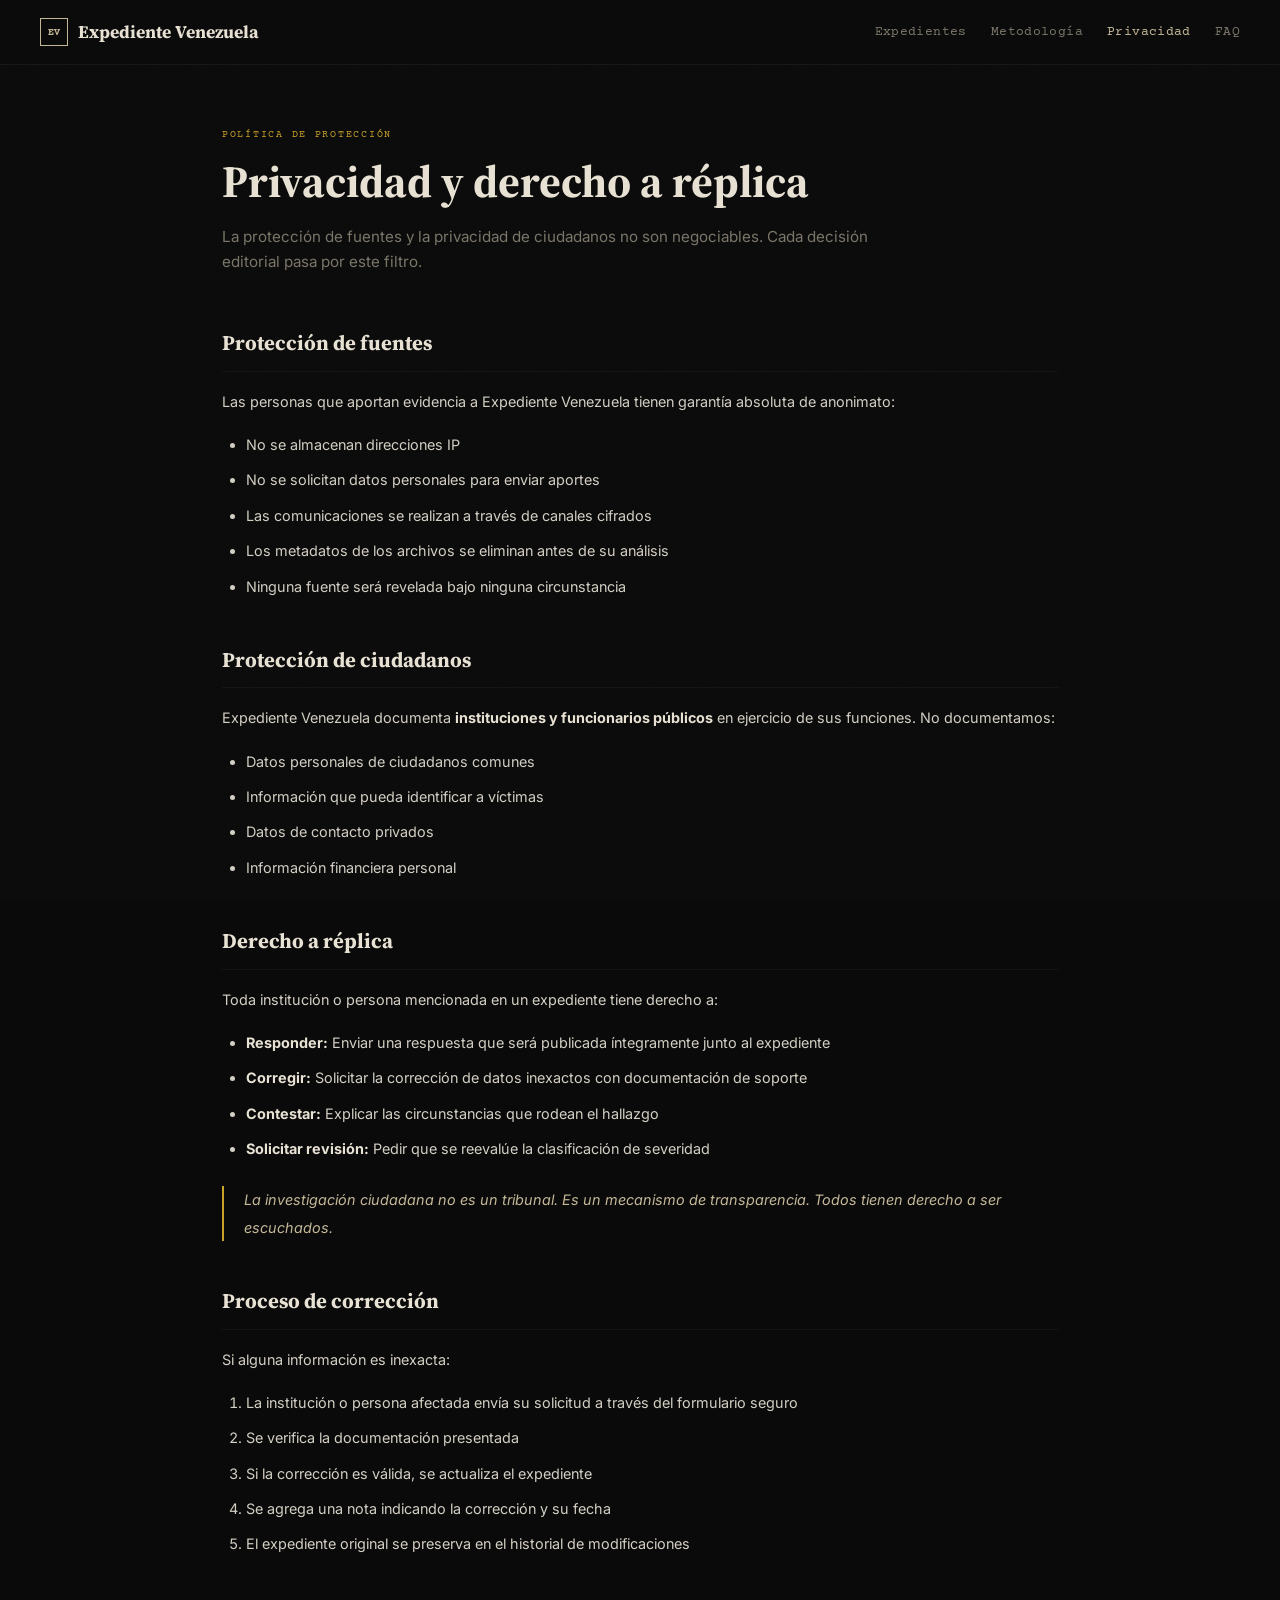
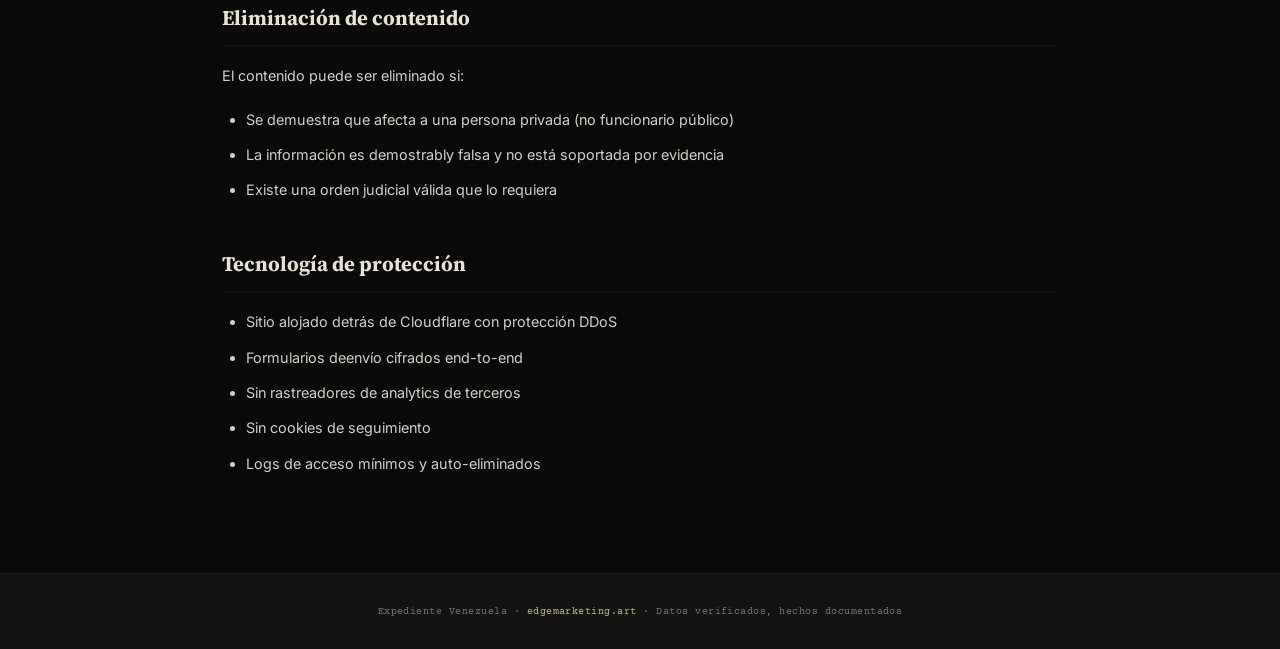
<file: privacidad.html>
<!DOCTYPE html>
<html lang="es">
<head>
<meta charset="UTF-8">
<meta name="viewport" content="width=device-width, initial-scale=1.0">
<title>Privacidad y protección — Expediente Venezuela</title>
<meta name="description" content="Política de privacidad, protección de fuentes y derecho a réplica.">
<link rel="canonical" href="https://edgemarketing.art/expediente-venezuela/privacidad.html">
<link rel="preconnect" href="https://fonts.googleapis.com">
<link rel="preconnect" href="https://fonts.gstatic.com" crossorigin>
<link href="https://fonts.googleapis.com/css2?family=Courier+Prime:ital,wght@0,400;0,700;1,400&family=Source+Serif+4:opsz,wght@8..60,400;8..60,600;8..60,700&family=Inter:wght@400;500;600&display=swap" rel="stylesheet">
<link rel="stylesheet" href="style.css">
</head>
<body>
<div class="texture"></div>

<header class="header">
  <div class="header-inner">
    <a href="index.html" class="logo"><div class="logo-mark">EV</div>Expediente Venezuela</a>
    <nav class="nav">
      <a href="index.html">Expedientes</a>
      <a href="metodologia.html">Metodología</a>
      <a href="privacidad.html" class="active">Privacidad</a>
      <a href="faq.html">FAQ</a>
    </nav>
    <button class="mobile-menu" onclick="document.querySelector('.nav').classList.toggle('show')">☰</button>
  </div>
</header>

<main>
  <div class="page-eyebrow">Política de protección</div>
  <h1 class="page-title">Privacidad y derecho a réplica</h1>
  <p class="page-desc">La protección de fuentes y la privacidad de ciudadanos no son negociables. Cada decisión editorial pasa por este filtro.</p>

  <div class="content">
    <h2>Protección de fuentes</h2>
    <p>Las personas que aportan evidencia a Expediente Venezuela tienen garantía absoluta de anonimato:</p>
    <ul>
      <li>No se almacenan direcciones IP</li>
      <li>No se solicitan datos personales para enviar aportes</li>
      <li>Las comunicaciones se realizan a través de canales cifrados</li>
      <li>Los metadatos de los archivos se eliminan antes de su análisis</li>
      <li>Ninguna fuente será revelada bajo ninguna circunstancia</li>
    </ul>

    <h2>Protección de ciudadanos</h2>
    <p>Expediente Venezuela documenta <strong>instituciones y funcionarios públicos</strong> en ejercicio de sus funciones. No documentamos:</p>
    <ul>
      <li>Datos personales de ciudadanos comunes</li>
      <li>Información que pueda identificar a víctimas</li>
      <li>Datos de contacto privados</li>
      <li>Información financiera personal</li>
    </ul>

    <h2>Derecho a réplica</h2>
    <p>Toda institución o persona mencionada en un expediente tiene derecho a:</p>
    <ul>
      <li><strong>Responder:</strong> Enviar una respuesta que será publicada íntegramente junto al expediente</li>
      <li><strong>Corregir:</strong> Solicitar la corrección de datos inexactos con documentación de soporte</li>
      <li><strong>Contestar:</strong> Explicar las circunstancias que rodean el hallazgo</li>
      <li><strong>Solicitar revisión:</strong> Pedir que se reevalúe la clasificación de severidad</li>
    </ul>

    <blockquote>La investigación ciudadana no es un tribunal. Es un mecanismo de transparencia. Todos tienen derecho a ser escuchados.</blockquote>

    <h2>Proceso de corrección</h2>
    <p>Si alguna información es inexacta:</p>
    <ol>
      <li>La institución o persona afectada envía su solicitud a través del formulario seguro</li>
      <li>Se verifica la documentación presentada</li>
      <li>Si la corrección es válida, se actualiza el expediente</li>
      <li>Se agrega una nota indicando la corrección y su fecha</li>
      <li>El expediente original se preserva en el historial de modificaciones</li>
    </ol>

    <h2>Eliminación de contenido</h2>
    <p>El contenido puede ser eliminado si:</p>
    <ul>
      <li>Se demuestra que afecta a una persona privada (no funcionario público)</li>
      <li>La información es demostrably falsa y no está soportada por evidencia</li>
      <li>Existe una orden judicial válida que lo requiera</li>
    </ul>

    <h2>Tecnología de protección</h2>
    <ul>
      <li>Sitio alojado detrás de Cloudflare con protección DDoS</li>
      <li>Formularios deenvío cifrados end-to-end</li>
      <li>Sin rastreadores de analytics de terceros</li>
      <li>Sin cookies de seguimiento</li>
      <li>Logs de acceso mínimos y auto-eliminados</li>
    </ul>
  </div>
</main>

<footer class="footer">
  <p>Expediente Venezuela · <a href="https://edgemarketing.art">edgemarketing.art</a> · Datos verificados, hechos documentados</p>
</footer>

</body>
</html>
</file>
<file: style.css>
/* Expediente Venezuela — Shared Styles */
*,*::before,*::after{box-sizing:border-box;margin:0;padding:0}
:root{
  --bg:#0a0a0a;--bg-card:#141414;--bg-elevated:#1a1a1a;
  --text:#d4cfc4;--text-dim:#7a7568;--text-bright:#e8e2d4;
  --red:#8b2500;--red-light:#a63200;--yellow:#c9a227;--beige:#c4b898;
  --green:#2d6a4f;--green-light:#40916c;
  --mono:'Courier Prime',monospace;--serif:'Source Serif 4',Georgia,serif;--sans:'Inter',system-ui,sans-serif;
}
html{scroll-behavior:smooth;background:var(--bg);color:var(--text)}
body{font-family:var(--sans);background:var(--bg);-webkit-font-smoothing:antialiased;overflow-x:hidden}
::selection{background:var(--red);color:#fff}
a{color:var(--beige);text-decoration:none}
a:hover{color:var(--yellow)}

.texture{position:fixed;inset:0;pointer-events:none;z-index:9999;opacity:.03;background-image:url("data:image/svg+xml,%3Csvg width='200' height='200' xmlns='http://www.w3.org/2000/svg'%3E%3Cfilter id='n'%3E%3CfeTurbulence type='fractalNoise' baseFrequency='.9' numOctaves='4' stitchTiles='stitch'/%3E%3C/filter%3E%3Crect width='100%25' height='100%25' filter='url(%23n)'/%3E%3C/svg%3E")}

.header{position:sticky;top:0;z-index:100;background:rgba(10,10,10,.92);backdrop-filter:blur(12px);border-bottom:1px solid rgba(196,184,152,.08);padding:0 2rem}
.header-inner{max-width:1200px;margin:0 auto;display:flex;align-items:center;justify-content:space-between;height:64px}
.logo{font-family:var(--serif);font-size:1.1rem;font-weight:700;color:var(--text-bright);display:flex;align-items:center;gap:.6rem}
.logo-mark{width:28px;height:28px;border:1.5px solid var(--beige);display:flex;align-items:center;justify-content:center;font-family:var(--mono);font-size:.6rem;color:var(--beige);font-weight:700}
.nav{display:flex;gap:1.5rem;align-items:center}
.nav a{font-size:.8rem;color:var(--text-dim);font-family:var(--mono);letter-spacing:.03em;transition:color .2s}
.nav a:hover,.nav a.active{color:var(--beige)}
.mobile-menu{display:none;background:none;border:none;color:var(--text);font-size:1.5rem;cursor:pointer}

main{max-width:900px;margin:0 auto;padding:4rem 2rem 5rem}
.page-eyebrow{font-family:var(--mono);font-size:.6rem;letter-spacing:.18em;text-transform:uppercase;color:var(--yellow);margin-bottom:1rem}
.page-title{font-family:var(--serif);font-size:clamp(1.8rem,4vw,2.8rem);font-weight:700;color:var(--text-bright);line-height:1.15;margin-bottom:1rem}
.page-desc{color:var(--text-dim);font-size:.95rem;line-height:1.7;margin-bottom:3rem;max-width:650px}

.content{font-size:.9rem;color:var(--text);line-height:1.9}
.content h2{font-family:var(--serif);font-size:1.3rem;font-weight:700;color:var(--text-bright);margin:2.5rem 0 1rem;padding-bottom:.5rem;border-bottom:1px solid rgba(196,184,152,.06)}
.content h3{font-family:var(--serif);font-size:1.05rem;font-weight:600;color:var(--text-bright);margin:2rem 0 .75rem}
.content p{margin-bottom:1rem}
.content ul,.content ol{margin-bottom:1rem;padding-left:1.5rem}
.content li{margin-bottom:.5rem}
.content strong{color:var(--text-bright)}
.content blockquote{border-left:2px solid var(--yellow);padding-left:1.25rem;margin:1.5rem 0;font-style:italic;color:var(--beige)}

.footer{border-top:1px solid rgba(196,184,152,.06);padding:2rem;text-align:center;background:var(--bg-card)}
.footer p{font-family:var(--mono);font-size:.6rem;color:var(--text-dim);letter-spacing:.05em}
.footer a{color:var(--beige)}

@media(max-width:768px){
  .nav{display:none}
  .mobile-menu{display:block}
  main{padding:3rem 1.5rem 4rem}
}

@media(prefers-reduced-motion:reduce){
  *{transition:none!important;animation:none!important}
}
</file>
